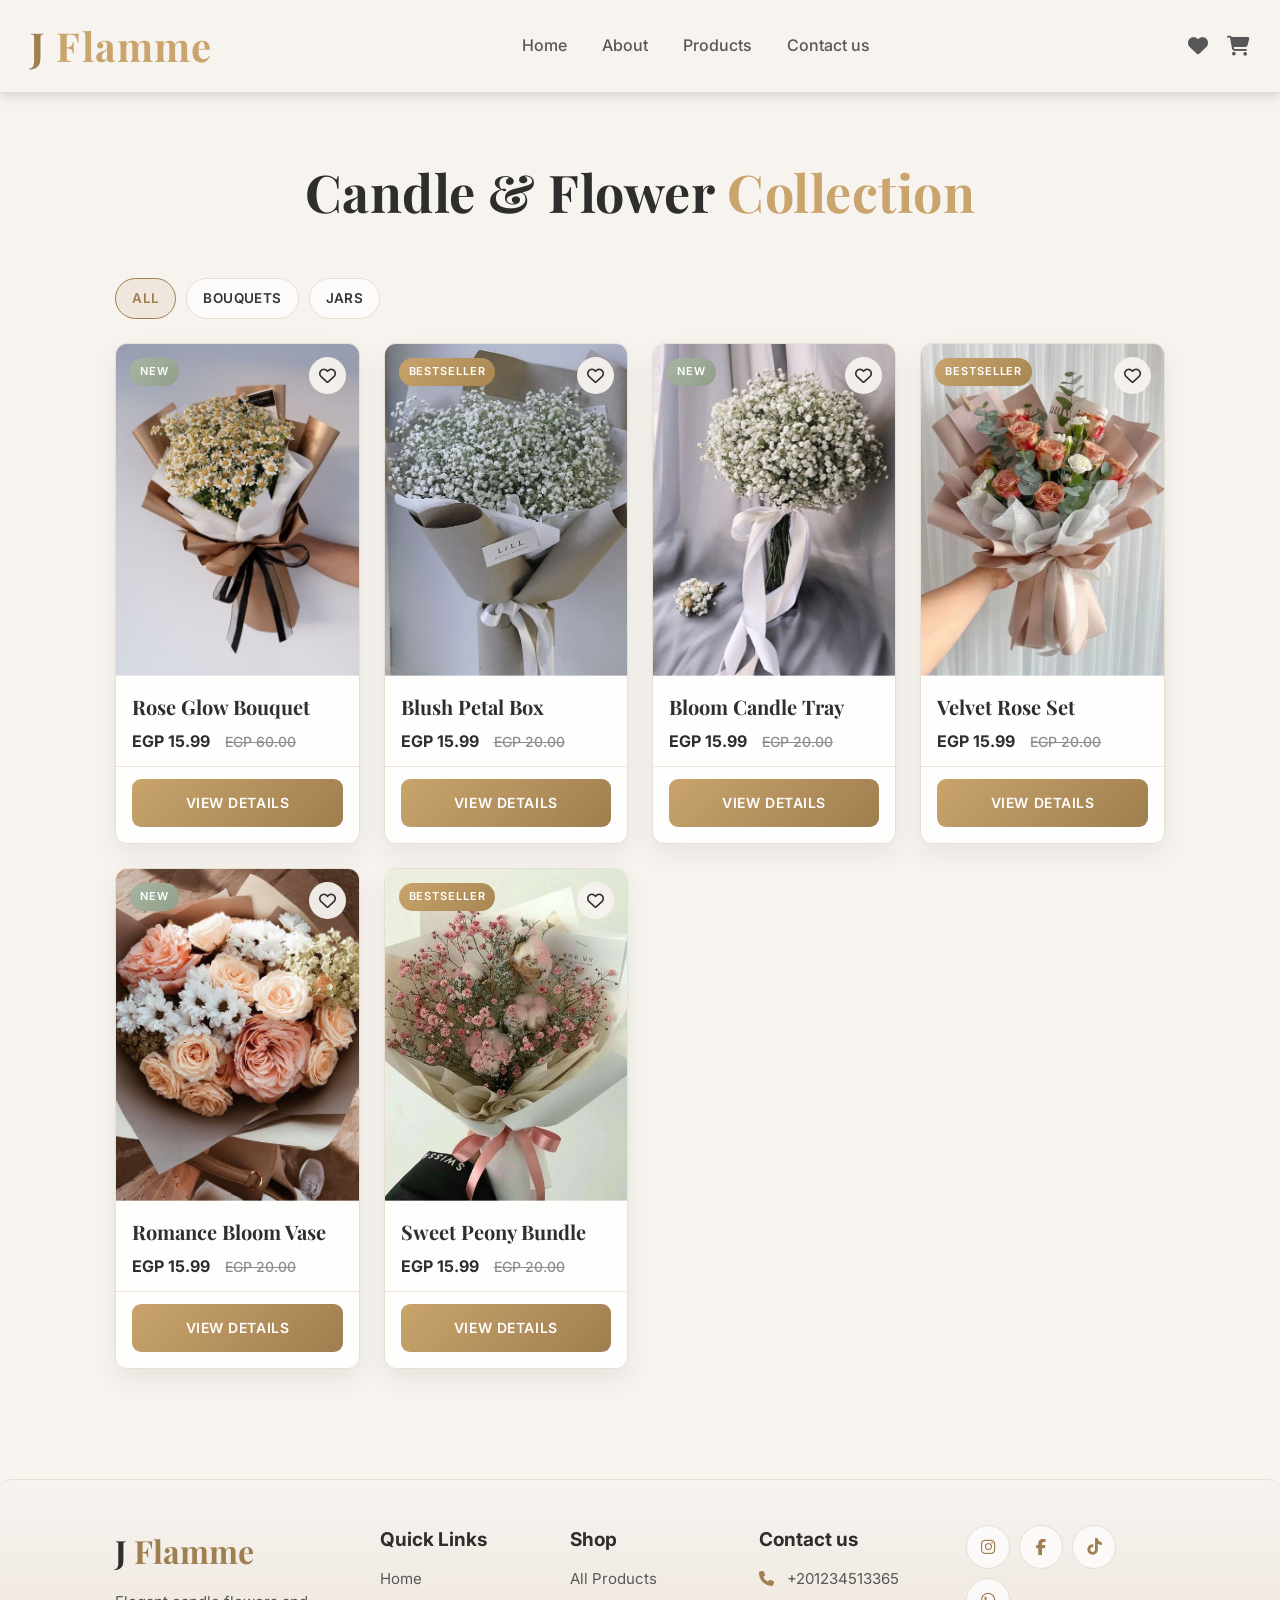
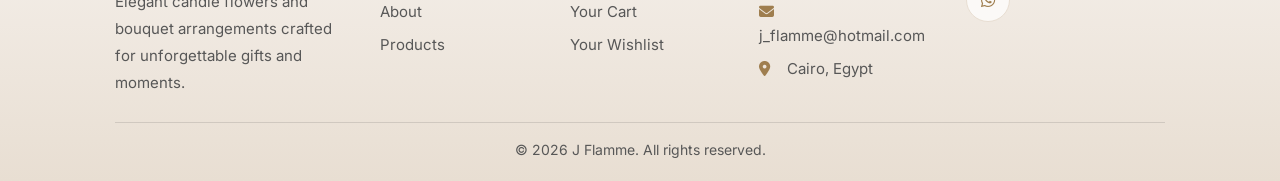
<file: index.html>
<!DOCTYPE html>
<html lang="en-US">
  <head>
    <meta charset="utf-8">
    <meta http-equiv="X-UA-Compatible" content="IE-edge">
    <meta name="viewport" content="width=device-width, initial-scale=1.0">
    <meta name="color-scheme" content="light">
    <meta name="theme-color" content="#f7f3ef">

    <title>J Flamme | Candle Flowers & Bouquets</title>
    <link rel="stylesheet" href="https://cdnjs.cloudflare.com/ajax/libs/font-awesome/6.4.0/css/all.min.css">
    <link rel="stylesheet" href="style.css">
    <link rel="preconnect" href="https://fonts.googleapis.com">
    <link rel="preconnect" href="https://fonts.gstatic.com" crossorigin>
    <link href="https://fonts.googleapis.com/css2?family=Inter:wght@400;500;600;700&family=Playfair+Display:wght@600;700&display=swap" rel="stylesheet">
    <script>
        if (!window.location.hash && !window.location.search) {
            window.location.replace('products.html');
        }
    </script>
    
    <script src="script.js" defer></script>
</head>
    <body>
<!-- header start -->

<header>

<input type="checkbox" name="" id="toggler">
<label for="toggler" class="fas fa-bars"></label>

    <a href="#" class="logo">J <span>Flamme</span> </a>
    <nav class="navbar">
     <label for="toggler" class="menu-close"><i class="fas fa-arrow-left"></i> Back</label>
     <a href="#home">Home</a>
     <a href="#about">About</a>
     <a href="products">Products</a>
     <a href="contact.html">Contact us</a>
     <div class="nav-social">
         <a href="https://www.instagram.com/j_flammee" target="_blank" rel="noreferrer" aria-label="Instagram" title="Instagram"><i class="fab fa-instagram"></i></a>
         <a href="https://www.facebook.com/" target="_blank" rel="noreferrer" aria-label="Facebook" title="Facebook"><i class="fab fa-facebook-f"></i></a>
         <a href="https://www.tiktok.com/@j_flamme" target="_blank" rel="noreferrer" aria-label="TikTok" title="TikTok"><i class="fab fa-tiktok"></i></a>
         <a href="https://wa.me/201234513365" target="_blank" rel="noreferrer" aria-label="WhatsApp" title="WhatsApp"><i class="fab fa-whatsapp"></i></a>
     </div>
    </nav>
    <label for="toggler" class="menu-overlay"></label>
    <div class="icons header-icons">
        <span class="icon-item">
            <a href="wishlist" class="fas fa-heart"></a>
            <span id="wishlist-count" class="icon-count wishlist-count">0</span>
        </span>
        <span class="icon-item">
            <a href="cart" class="fas fa-shopping-cart"></a>
            <span id="cart-count" class="icon-count cart-count">0</span>
        </span>
    </div>
</header>
<!-- header end -->


<!-- home start -->
<section class="home" id="home">
<div class="content">
    <h3>Bloom & Glow</h3>
    <span>Handmade Candle Flowers & Elegant Bouquets</span>
    <p>Welcome to J Flamme, where floral beauty meets candle warmth. Discover romantic bouquet designs, gift-ready arrangements, and signature candle flowers crafted to make every moment unforgettable.</p>
     <a href="products" class="btn">Shop Now</a>
</div>

</section>

<!-- home end -->

    <!-- about start -->
<section class="about" id="about">
<h1 class="heading">About <span>Us</span></h1>
<div class="row">
    <div class="image-container">
    <img src="./images/50.jpg" alt="flower">
        <h3>Where Flowers Meet Candlelight</h3>
    </div>
    <div class="content">
        <h3>Why Choose Us?</h3>
        <p>We design every piece with care, combining premium blooms and artistic candle styling for a luxurious look. Whether it is a birthday, engagement, or a simple surprise, our arrangements are made to feel personal, soft, and timeless.</p>
    </div>
</div>
</section>
<!-- about end -->

<!-- icons start -->
<section class="icons-container">
 <div class="icons">
    <i class="fa fa-truck-fast"></i>
    <div class="info">
        <h3>Fast Delivery</h3>
        <span>Same-day in selected areas</span>
    </div>
 </div>
 <div class="icons">
    <i class="fa fa-sack-dollar"></i>
    <div class="info">
        <h3>Flexible Returns</h3>
        <span>Easy support for every order</span>
    </div>
 </div>
 <div class="icons">
    <i class="fa fa-gift"></i>
    <div class="info">
        <h3>Gift-Ready Packaging</h3>
        <span>Perfect for special occasions</span>
    </div>
 </div>
 <div class="icons">
    <i class="fa fa-credit-card"></i>
    <div class="info">
        <h3>Secure Payment</h3>
        <span>Safe checkout experience</span>
    </div>
 </div>

</section>
<!-- icons end -->

<!-- products moved to products -->


<!-- footer start -->
<footer class="footer">
    <div class="footer-top">
        <div class="footer-brand">
            <a href="/" class="footer-logo">J <span>Flamme</span></a>
            <p>Elegant candle flowers and bouquet arrangements crafted for unforgettable gifts and moments.</p>
        </div>

        <div class="footer-links">
            <h3>Quick Links</h3>
            <a href="#home">Home</a>
            <a href="#about">About</a>
            <a href="products">Products</a>
        </div>

        <div class="footer-links">
            <h3>Shop</h3>
            <a href="products">All Products</a>
            <a href="cart">Your Cart</a>
            <a href="wishlist">Your Wishlist</a>
        </div>

        <div class="footer-contact" id="footer-contact">
            <h3>Contact us</h3>
            <a href="tel:+201234513365"><i class="fas fa-phone"></i> +201234513365</a>
            <a href="mailto:j_flamme@hotmail.com"><i class="fas fa-envelope"></i> j_flamme@hotmail.com</a>
            <p><i class="fas fa-location-dot"></i> Cairo, Egypt</p>
        </div>

        <div class="footer-social">
            <div class="social-links">
                <a href="https://www.instagram.com/j_flammee" class="social-link" target="_blank" rel="noreferrer" aria-label="Instagram" title="Instagram"><i class="fab fa-instagram"></i></a>
                <a href="https://www.facebook.com/" class="social-link" target="_blank" rel="noreferrer" aria-label="Facebook" title="Facebook"><i class="fab fa-facebook-f"></i></a>
                <a href="https://www.tiktok.com/@j_flamme" class="social-link" target="_blank" rel="noreferrer" aria-label="TikTok" title="TikTok"><i class="fab fa-tiktok"></i></a>
                <a href="https://wa.me/201234513365" class="social-link" target="_blank" rel="noreferrer" aria-label="WhatsApp" title="WhatsApp"><i class="fab fa-whatsapp"></i></a>
            </div>
        </div>
    </div>

    <div class="footer-bottom">
        <p>© 2026 J Flamme. All rights reserved.</p>
    </div>
</footer>
<!-- footer end -->

    </body>
</html>
</file>
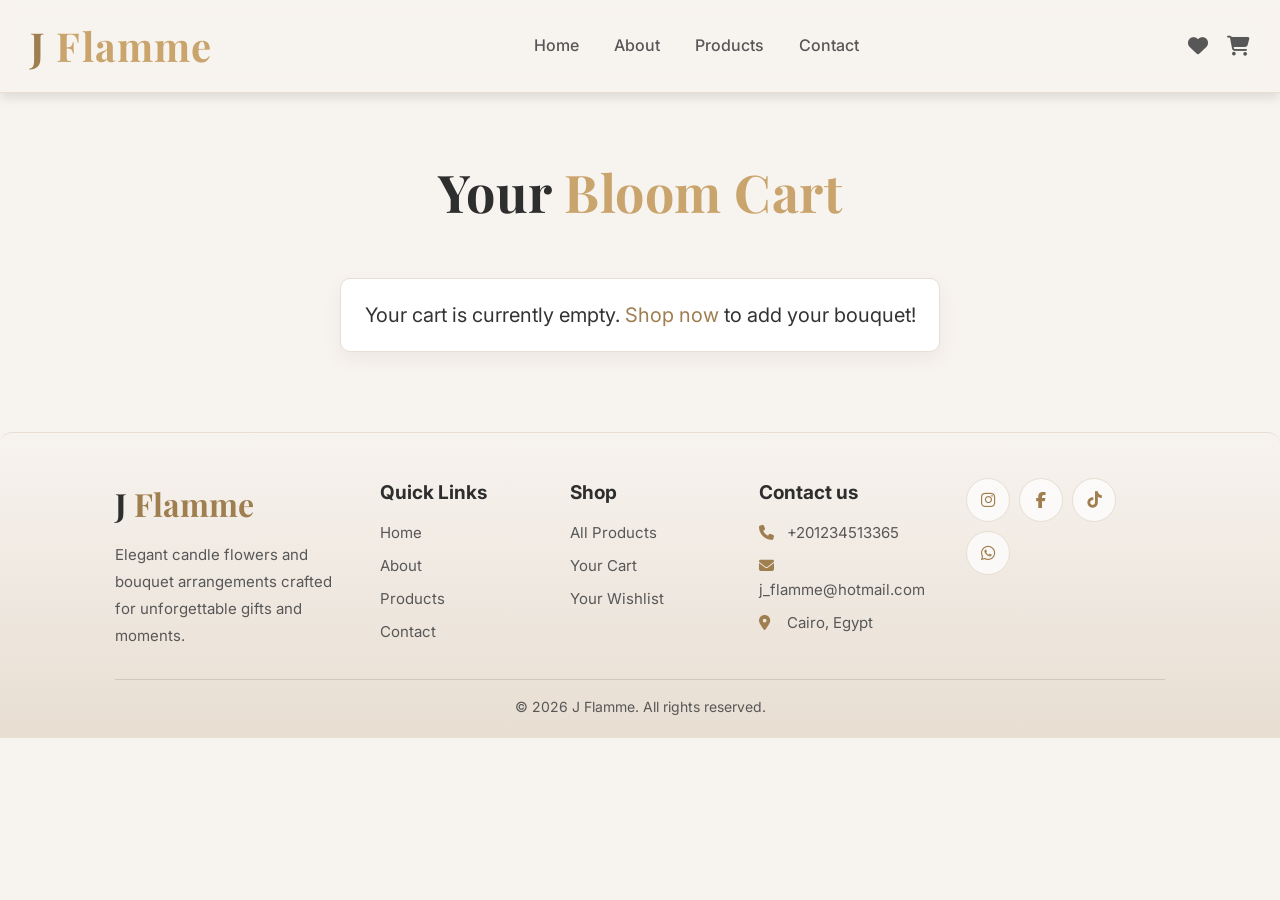
<file: cart.html>
<!DOCTYPE html>
<html lang="en-US">
  <head>
    <meta charset="utf-8">
    <meta http-equiv="X-UA-Compatible" content="IE-edge">
    <meta name="viewport" content="width=device-width, initial-scale=1.0">
    <meta name="color-scheme" content="light">
    <meta name="theme-color" content="#f7f3ef">

    <title>Shopping Cart - J Flamme</title>
    <link rel="stylesheet" href="https://cdnjs.cloudflare.com/ajax/libs/font-awesome/6.4.0/css/all.min.css">
    <link rel="stylesheet" href="style.css">
    <link rel="preconnect" href="https://fonts.googleapis.com">
    <link rel="preconnect" href="https://fonts.gstatic.com" crossorigin>
    <link href="https://fonts.googleapis.com/css2?family=Inter:wght@400;500;600;700&family=Playfair+Display:wght@600;700&display=swap" rel="stylesheet">
    
    <script src="script.js" defer></script>
</head>
    <body>
<!-- header start -->

<header>

<input type="checkbox" name="" id="toggler">
<label for="toggler" class="fas fa-bars"></label>

    <a href="/" class="logo">J <span>Flamme</span> </a>
     <nav class="navbar">
      <label for="toggler" class="menu-close"><i class="fas fa-arrow-left"></i> Back</label>
     <a href="/#home">Home</a>
     <a href="/#about">About</a>
     <a href="products">Products</a>
    <a href="contact.html">Contact</a>
    <div class="nav-social">
        <a href="https://www.instagram.com/j_flammee" target="_blank" rel="noreferrer" aria-label="Instagram" title="Instagram"><i class="fab fa-instagram"></i></a>
        <a href="https://www.facebook.com/" target="_blank" rel="noreferrer" aria-label="Facebook" title="Facebook"><i class="fab fa-facebook-f"></i></a>
        <a href="https://www.tiktok.com/@j_flamme" target="_blank" rel="noreferrer" aria-label="TikTok" title="TikTok"><i class="fab fa-tiktok"></i></a>
        <a href="https://wa.me/201234513365" target="_blank" rel="noreferrer" aria-label="WhatsApp" title="WhatsApp"><i class="fab fa-whatsapp"></i></a>
    </div>
    </nav>
    <label for="toggler" class="menu-overlay"></label>
    <div class="icons header-icons">
        <span class="icon-item">
            <a href="wishlist" class="fas fa-heart"></a>
            <span id="wishlist-count" class="icon-count wishlist-count">0</span>
        </span>
        <span class="icon-item">
            <a href="cart" class="fas fa-shopping-cart"></a>
            <span id="cart-count" class="icon-count cart-count">0</span>
        </span>
    </div>
</header>
<!-- header end -->

<!-- cart start -->
<section class="cart" id="cart">
    <h1 class="heading">Your <span>Bloom Cart</span></h1>
    <div class="cart-container">
        <p>Your cart is currently empty. <a href="products">Shop now</a> to add your bouquet!</p>
        <!-- Example cart item (uncomment and customize when adding items)
        <div class="cart-item">
            <img src="images/product1.jpg" alt="Product">
            <div class="item-details">
                <h3>Product Name</h3>
                <p>Price: EGP 10.00</p>
                <p>Quantity: 1</p>
            </div>
            <a href="#" class="remove-btn">Remove</a>
        </div>
        -->
    </div>
</section>
<!-- cart end -->

<!-- footer start -->
<footer class="footer">
    <div class="footer-top">
        <div class="footer-brand">
            <a href="/" class="footer-logo">J <span>Flamme</span></a>
            <p>Elegant candle flowers and bouquet arrangements crafted for unforgettable gifts and moments.</p>
        </div>

        <div class="footer-links">
            <h3>Quick Links</h3>
            <a href="/#home">Home</a>
            <a href="/#about">About</a>
            <a href="products">Products</a>
            <a href="contact.html">Contact</a>
        </div>

        <div class="footer-links">
            <h3>Shop</h3>
            <a href="products">All Products</a>
            <a href="cart">Your Cart</a>
            <a href="wishlist">Your Wishlist</a>
        </div>

        <div class="footer-contact">
            <h3>Contact us</h3>
            <a href="tel:+201234513365"><i class="fas fa-phone"></i> +201234513365</a>
            <a href="mailto:j_flamme@hotmail.com"><i class="fas fa-envelope"></i> j_flamme@hotmail.com</a>
            <p><i class="fas fa-location-dot"></i> Cairo, Egypt</p>
        </div>

        <div class="footer-social">
            <div class="social-links">
                <a href="https://www.instagram.com/j_flammee" class="social-link" target="_blank" rel="noreferrer" aria-label="Instagram" title="Instagram"><i class="fab fa-instagram"></i></a>
                <a href="https://www.facebook.com/" class="social-link" target="_blank" rel="noreferrer" aria-label="Facebook" title="Facebook"><i class="fab fa-facebook-f"></i></a>
                <a href="https://www.tiktok.com/@j_flamme" class="social-link" target="_blank" rel="noreferrer" aria-label="TikTok" title="TikTok"><i class="fab fa-tiktok"></i></a>
                <a href="https://wa.me/201234513365" class="social-link" target="_blank" rel="noreferrer" aria-label="WhatsApp" title="WhatsApp"><i class="fab fa-whatsapp"></i></a>
            </div>
        </div>
    </div>

    <div class="footer-bottom">
        <p>© 2026 J Flamme. All rights reserved.</p>
    </div>
</footer>
<!-- footer end -->

</body>
</html></content>
</file>
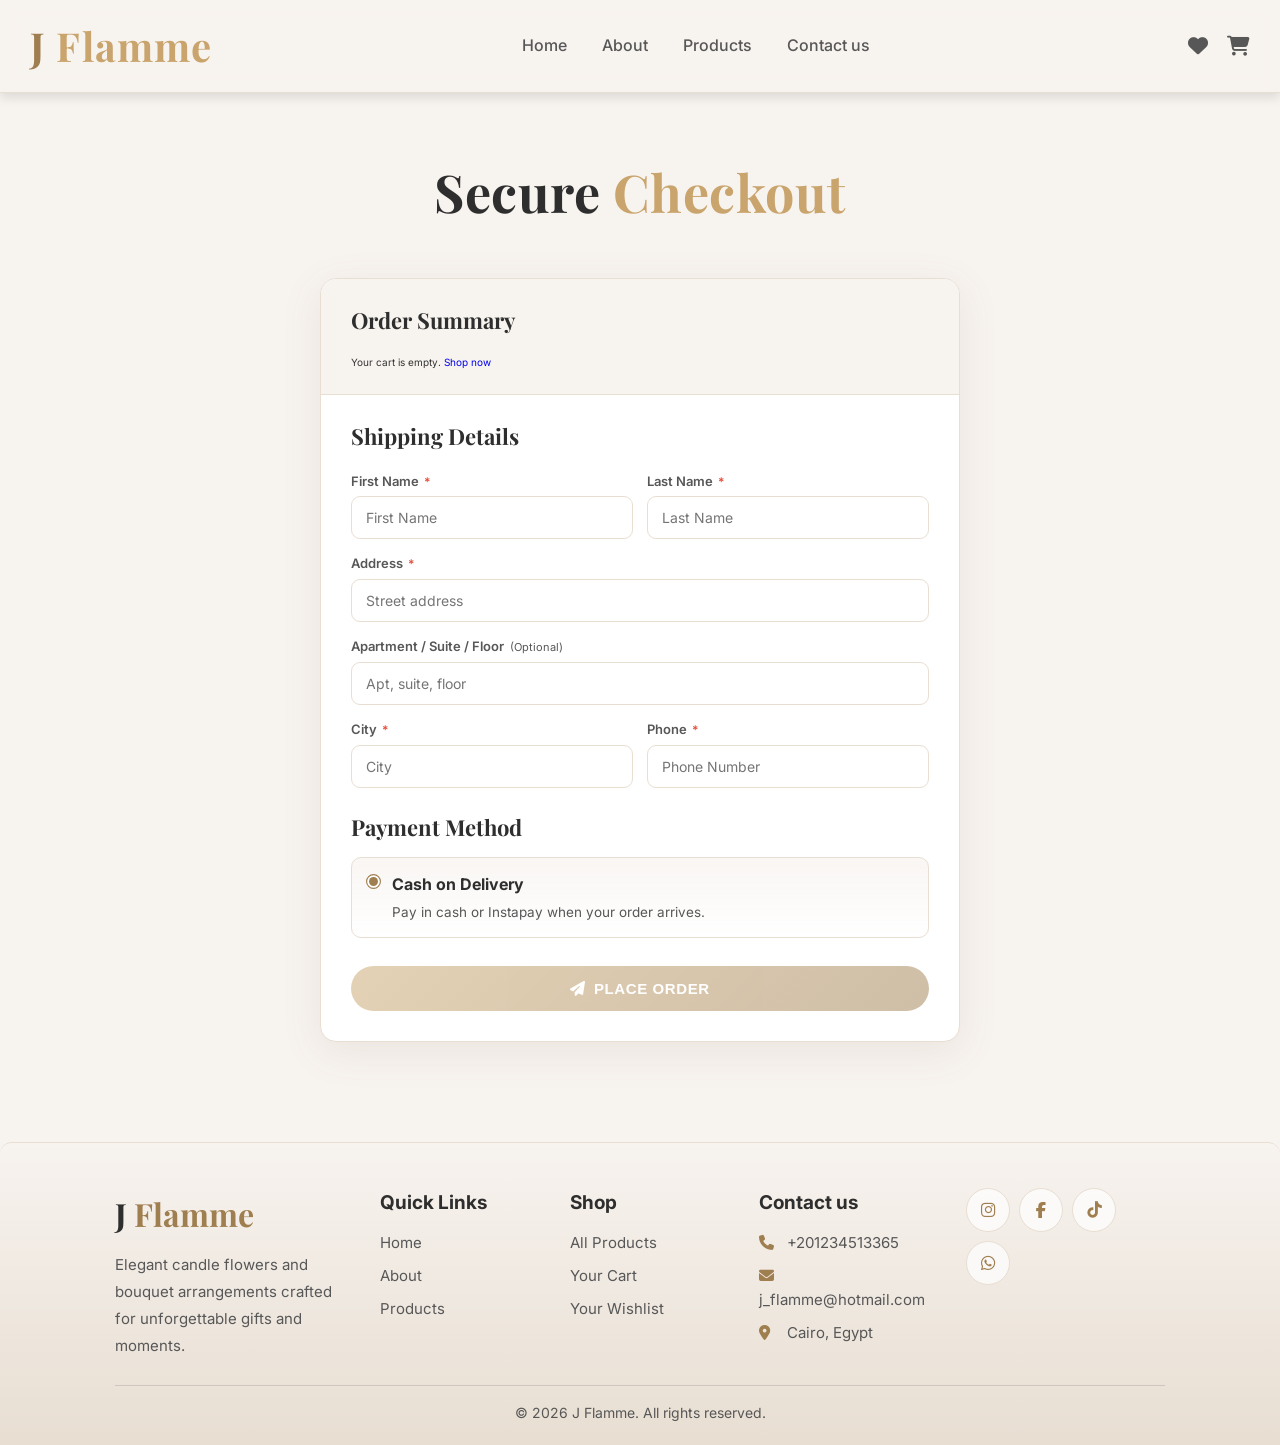
<file: checkout.html>
<!DOCTYPE html>
<html lang="en-US">
  <head>
    <meta charset="utf-8">
    <meta http-equiv="X-UA-Compatible" content="IE-edge">
    <meta name="viewport" content="width=device-width, initial-scale=1.0">
    <meta name="color-scheme" content="light">
    <meta name="theme-color" content="#f7f3ef">

    <title>Checkout - J Flamme</title>
    <link rel="stylesheet" href="https://cdnjs.cloudflare.com/ajax/libs/font-awesome/6.4.0/css/all.min.css">
    <link rel="stylesheet" href="style.css">
    <link rel="preconnect" href="https://fonts.googleapis.com">
    <link rel="preconnect" href="https://fonts.gstatic.com" crossorigin>
    <link href="https://fonts.googleapis.com/css2?family=Inter:wght@400;500;600;700&family=Playfair+Display:wght@600;700&display=swap" rel="stylesheet">

    <script src="script.js" defer></script>
</head>
<body>

<header>

<input type="checkbox" name="" id="toggler">
<label for="toggler" class="fas fa-bars"></label>

    <a href="/" class="logo">J <span>Flamme</span></a>
    <nav class="navbar">
      <label for="toggler" class="menu-close"><i class="fas fa-arrow-left"></i> Back</label>
      <a href="/#home">Home</a>
      <a href="/#about">About</a>
      <a href="products">Products</a>
      <a href="contact.html">Contact us</a>
      <div class="nav-social">
          <a href="https://www.instagram.com/j_flammee" target="_blank" rel="noreferrer" aria-label="Instagram" title="Instagram"><i class="fab fa-instagram"></i></a>
          <a href="https://www.facebook.com/" target="_blank" rel="noreferrer" aria-label="Facebook" title="Facebook"><i class="fab fa-facebook-f"></i></a>
          <a href="https://www.tiktok.com/@j_flamme" target="_blank" rel="noreferrer" aria-label="TikTok" title="TikTok"><i class="fab fa-tiktok"></i></a>
          <a href="https://wa.me/201234513365" target="_blank" rel="noreferrer" aria-label="WhatsApp" title="WhatsApp"><i class="fab fa-whatsapp"></i></a>
      </div>
    </nav>
    <label for="toggler" class="menu-overlay"></label>
    <div class="icons header-icons">
        <span class="icon-item">
            <a href="wishlist" class="fas fa-heart"></a>
            <span id="wishlist-count" class="icon-count wishlist-count">0</span>
        </span>
        <span class="icon-item">
            <a href="cart" class="fas fa-shopping-cart"></a>
            <span id="cart-count" class="icon-count cart-count">0</span>
        </span>
    </div>
</header>

<section class="checkout" id="checkout">
    <h1 class="heading">Secure <span>Checkout</span></h1>
    <div class="checkout-card">
        <div class="checkout-summary" id="checkout-summary">
            <h2>Order Summary</h2>
            <p>Loading your cart...</p>
        </div>

        <form name="order" method="POST" netlify id="checkout-form" class="checkout-form">

            <input type="hidden" name="form-name" value="order">

            <h2>Shipping Details</h2>

            <div class="checkout-row">
                <div class="checkout-field">
                    <label for="first_name">First Name <span class="required-star">*</span></label>
                    <input type="text" id="first_name" name="first_name" placeholder="First Name" required>
                </div>
                <div class="checkout-field">
                    <label for="last_name">Last Name <span class="required-star">*</span></label>
                    <input type="text" id="last_name" name="last_name" placeholder="Last Name" required>
                </div>
            </div>

            <div class="checkout-field">
                <label for="address">Address <span class="required-star">*</span></label>
                <input type="text" id="address" name="address" placeholder="Street address" required>
            </div>

            <div class="checkout-field">
                <label for="apartment">Apartment / Suite / Floor <span class="optional-label">(Optional)</span></label>
                <input type="text" id="apartment" name="apartment" placeholder="Apt, suite, floor">
            </div>

            <div class="checkout-row">
                <div class="checkout-field">
                    <label for="city">City <span class="required-star">*</span></label>
                    <input type="text" id="city" name="city" placeholder="City" required>
                </div>
                <div class="checkout-field">
                    <label for="phone">Phone <span class="required-star">*</span></label>
                    <input type="tel" id="phone" name="phone" placeholder="Phone Number" required pattern="[0-9+]+" inputmode="tel">
                </div>
            </div>

            <div class="checkout-payment-section">
                <h2>Payment Method</h2>
                <label class="checkout-payment-option" for="payment_cod">
                    <input type="radio" id="payment_cod" name="payment_method" value="Cash on Delivery" checked>
                    <span class="checkout-payment-content">
                        <span class="checkout-payment-title">Cash on Delivery</span>
                        <span class="checkout-payment-text">Pay in cash or Instapay when your order arrives.</span>
                    </span>
                </label>
            </div>

            <textarea name="order_summary" id="order_summary" hidden></textarea>

            <button type="submit" class="btn checkout-submit-btn"><i class="fas fa-paper-plane"></i> Place Order</button>
        </form>
    </div>
</section>

<footer class="footer">
    <div class="footer-top">
        <div class="footer-brand">
            <a href="/" class="footer-logo">J <span>Flamme</span></a>
            <p>Elegant candle flowers and bouquet arrangements crafted for unforgettable gifts and moments.</p>
        </div>

        <div class="footer-links">
            <h3>Quick Links</h3>
            <a href="/#home">Home</a>
            <a href="/#about">About</a>
            <a href="products">Products</a>
        </div>

        <div class="footer-links">
            <h3>Shop</h3>
            <a href="products">All Products</a>
            <a href="cart">Your Cart</a>
            <a href="wishlist">Your Wishlist</a>
        </div>

        <div class="footer-contact">
            <h3>Contact us</h3>
            <a href="tel:+201234513365"><i class="fas fa-phone"></i> +201234513365</a>
            <a href="mailto:j_flamme@hotmail.com"><i class="fas fa-envelope"></i> j_flamme@hotmail.com</a>
            <p><i class="fas fa-location-dot"></i> Cairo, Egypt</p>
        </div>

        <div class="footer-social">
            <div class="social-links">
                <a href="https://www.instagram.com/j_flammee" class="social-link" target="_blank" rel="noreferrer" aria-label="Instagram" title="Instagram"><i class="fab fa-instagram"></i></a>
                <a href="https://www.facebook.com/" class="social-link" target="_blank" rel="noreferrer" aria-label="Facebook" title="Facebook"><i class="fab fa-facebook-f"></i></a>
                <a href="https://www.tiktok.com/@j_flamme" class="social-link" target="_blank" rel="noreferrer" aria-label="TikTok" title="TikTok"><i class="fab fa-tiktok"></i></a>
                <a href="https://wa.me/201234513365" class="social-link" target="_blank" rel="noreferrer" aria-label="WhatsApp" title="WhatsApp"><i class="fab fa-whatsapp"></i></a>
            </div>
        </div>
    </div>

    <div class="footer-bottom">
        <p>&copy; 2026 J Flamme. All rights reserved.</p>
    </div>
</footer>

</body>
</html>
</file>
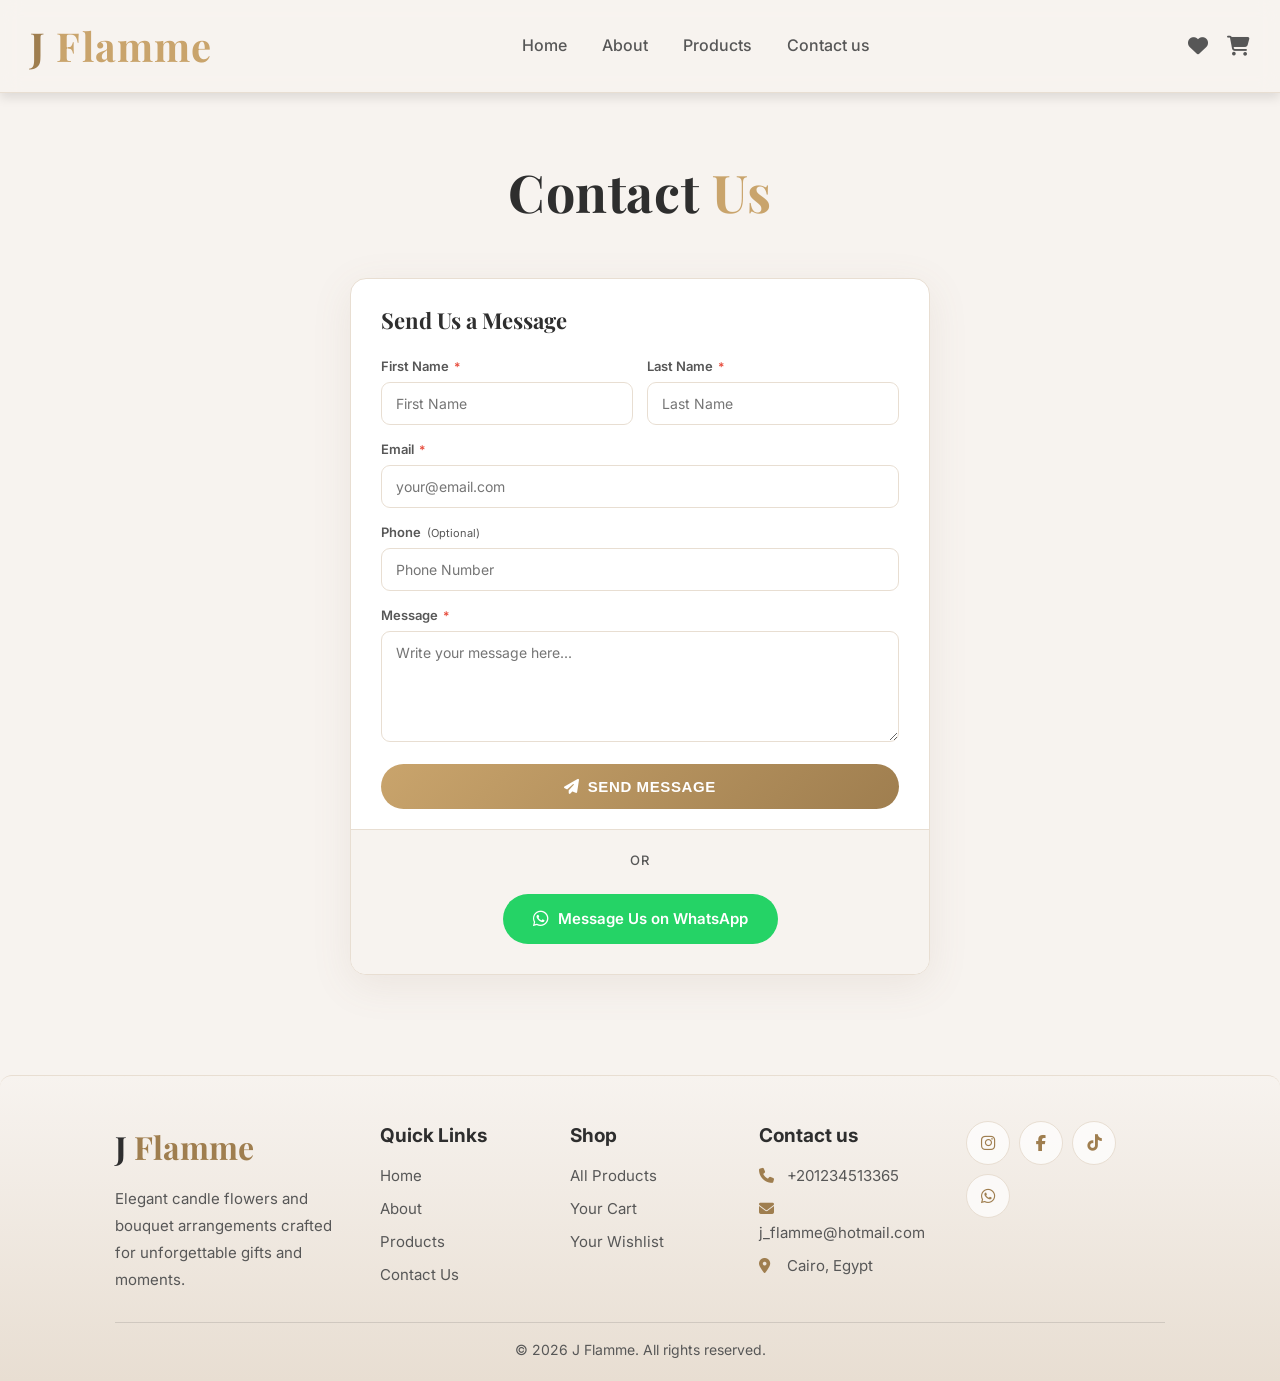
<file: contact.html>
<!DOCTYPE html>
<html lang="en-US">
  <head>
    <meta charset="utf-8">
    <meta http-equiv="X-UA-Compatible" content="IE-edge">
    <meta name="viewport" content="width=device-width, initial-scale=1.0">
    <meta name="color-scheme" content="light">
    <meta name="theme-color" content="#f7f3ef">

    <title>Contact Us - J Flamme</title>
    <link rel="stylesheet" href="https://cdnjs.cloudflare.com/ajax/libs/font-awesome/6.4.0/css/all.min.css">
    <link rel="stylesheet" href="style.css">
    <link rel="preconnect" href="https://fonts.googleapis.com">
    <link rel="preconnect" href="https://fonts.gstatic.com" crossorigin>
    <link href="https://fonts.googleapis.com/css2?family=Inter:wght@400;500;600;700&family=Playfair+Display:wght@600;700&display=swap" rel="stylesheet">

    <script src="script.js" defer></script>
</head>
<body>

<header>

<input type="checkbox" name="" id="toggler">
<label for="toggler" class="fas fa-bars"></label>

    <a href="/" class="logo">J <span>Flamme</span></a>
    <nav class="navbar">
      <label for="toggler" class="menu-close"><i class="fas fa-arrow-left"></i> Back</label>
      <a href="/#home">Home</a>
      <a href="/#about">About</a>
      <a href="products">Products</a>
      <a href="contact.html">Contact us</a>
      <div class="nav-social">
          <a href="https://www.instagram.com/j_flammee" target="_blank" rel="noreferrer" aria-label="Instagram" title="Instagram"><i class="fab fa-instagram"></i></a>
          <a href="https://www.facebook.com/" target="_blank" rel="noreferrer" aria-label="Facebook" title="Facebook"><i class="fab fa-facebook-f"></i></a>
          <a href="https://www.tiktok.com/@j_flamme" target="_blank" rel="noreferrer" aria-label="TikTok" title="TikTok"><i class="fab fa-tiktok"></i></a>
          <a href="https://wa.me/201234513365" target="_blank" rel="noreferrer" aria-label="WhatsApp" title="WhatsApp"><i class="fab fa-whatsapp"></i></a>
      </div>
    </nav>
    <label for="toggler" class="menu-overlay"></label>
    <div class="icons header-icons">
        <span class="icon-item">
            <a href="wishlist" class="fas fa-heart"></a>
            <span id="wishlist-count" class="icon-count wishlist-count">0</span>
        </span>
        <span class="icon-item">
            <a href="cart" class="fas fa-shopping-cart"></a>
            <span id="cart-count" class="icon-count cart-count">0</span>
        </span>
    </div>
</header>

<section class="contact-page" id="contact">
    <h1 class="heading">Contact <span>Us</span></h1>
    <div class="contact-card">

        <form name="contact" method="POST" netlify id="contact-form" class="contact-form">
            <input type="hidden" name="form-name" value="contact">

            <h2>Send Us a Message</h2>

            <div class="checkout-row">
                <div class="checkout-field">
                    <label for="contact_first_name">First Name <span class="required-star">*</span></label>
                    <input type="text" id="contact_first_name" name="first_name" placeholder="First Name" required>
                </div>
                <div class="checkout-field">
                    <label for="contact_last_name">Last Name <span class="required-star">*</span></label>
                    <input type="text" id="contact_last_name" name="last_name" placeholder="Last Name" required>
                </div>
            </div>

            <div class="checkout-field">
                <label for="contact_email">Email <span class="required-star">*</span></label>
                <input type="email" id="contact_email" name="email" placeholder="your@email.com" required>
            </div>

            <div class="checkout-field">
                <label for="contact_phone">Phone <span class="optional-label">(Optional)</span></label>
                <input type="tel" id="contact_phone" name="phone" placeholder="Phone Number" inputmode="tel">
            </div>

            <div class="checkout-field">
                <label for="contact_message">Message <span class="required-star">*</span></label>
                <textarea id="contact_message" name="message" placeholder="Write your message here..." rows="5" required></textarea>
            </div>

            <button type="submit" class="btn contact-submit-btn"><i class="fas fa-paper-plane"></i> Send Message</button>

            <p id="contact-success" class="contact-success-msg" style="display:none;"><i class="fas fa-check-circle"></i> Thank you! Your message has been sent. We'll be in touch soon.</p>
        </form>

        <div class="contact-whatsapp">
            <span class="contact-whatsapp-divider">or</span>
            <a href="https://wa.me/201234513365" target="_blank" rel="noreferrer" class="btn whatsapp-btn">
                <i class="fab fa-whatsapp"></i> Message Us on WhatsApp
            </a>
        </div>

    </div>
</section>

<footer class="footer">
    <div class="footer-top">
        <div class="footer-brand">
            <a href="/" class="footer-logo">J <span>Flamme</span></a>
            <p>Elegant candle flowers and bouquet arrangements crafted for unforgettable gifts and moments.</p>
        </div>

        <div class="footer-links">
            <h3>Quick Links</h3>
            <a href="/#home">Home</a>
            <a href="/#about">About</a>
            <a href="products">Products</a>
            <a href="contact.html">Contact Us</a>
        </div>

        <div class="footer-links">
            <h3>Shop</h3>
            <a href="products">All Products</a>
            <a href="cart">Your Cart</a>
            <a href="wishlist">Your Wishlist</a>
        </div>

        <div class="footer-contact">
            <h3>Contact us</h3>
            <a href="tel:+201234513365"><i class="fas fa-phone"></i> +201234513365</a>
            <a href="mailto:j_flamme@hotmail.com"><i class="fas fa-envelope"></i> j_flamme@hotmail.com</a>
            <p><i class="fas fa-location-dot"></i> Cairo, Egypt</p>
        </div>

        <div class="footer-social">
            <div class="social-links">
                <a href="https://www.instagram.com/j_flammee" class="social-link" target="_blank" rel="noreferrer" aria-label="Instagram" title="Instagram"><i class="fab fa-instagram"></i></a>
                <a href="https://www.facebook.com/" class="social-link" target="_blank" rel="noreferrer" aria-label="Facebook" title="Facebook"><i class="fab fa-facebook-f"></i></a>
                <a href="https://www.tiktok.com/@j_flamme" class="social-link" target="_blank" rel="noreferrer" aria-label="TikTok" title="TikTok"><i class="fab fa-tiktok"></i></a>
                <a href="https://wa.me/201234513365" class="social-link" target="_blank" rel="noreferrer" aria-label="WhatsApp" title="WhatsApp"><i class="fab fa-whatsapp"></i></a>
            </div>
        </div>
    </div>

    <div class="footer-bottom">
        <p>&copy; 2026 J Flamme. All rights reserved.</p>
    </div>
</footer>

<script>
    (function() {
        var form = document.getElementById('contact-form');
        if (!form) return;
        form.addEventListener('submit', function(e) {
            e.preventDefault();
            if (!form.checkValidity()) {
                form.reportValidity();
                return;
            }
            var formData = new FormData(form);
            fetch('/', {
                method: 'POST',
                headers: { 'Content-Type': 'application/x-www-form-urlencoded' },
                body: new URLSearchParams(formData).toString()
            }).then(function() {
                form.reset();
                var successMsg = document.getElementById('contact-success');
                if (successMsg) {
                    successMsg.style.display = 'block';
                    window.scrollTo({ top: successMsg.offsetTop - 100, behavior: 'smooth' });
                }
            }).catch(function() {
                alert('There was an error sending your message. Please try again.');
            });
        });
    })();
</script>

</body>
</html>
</file>
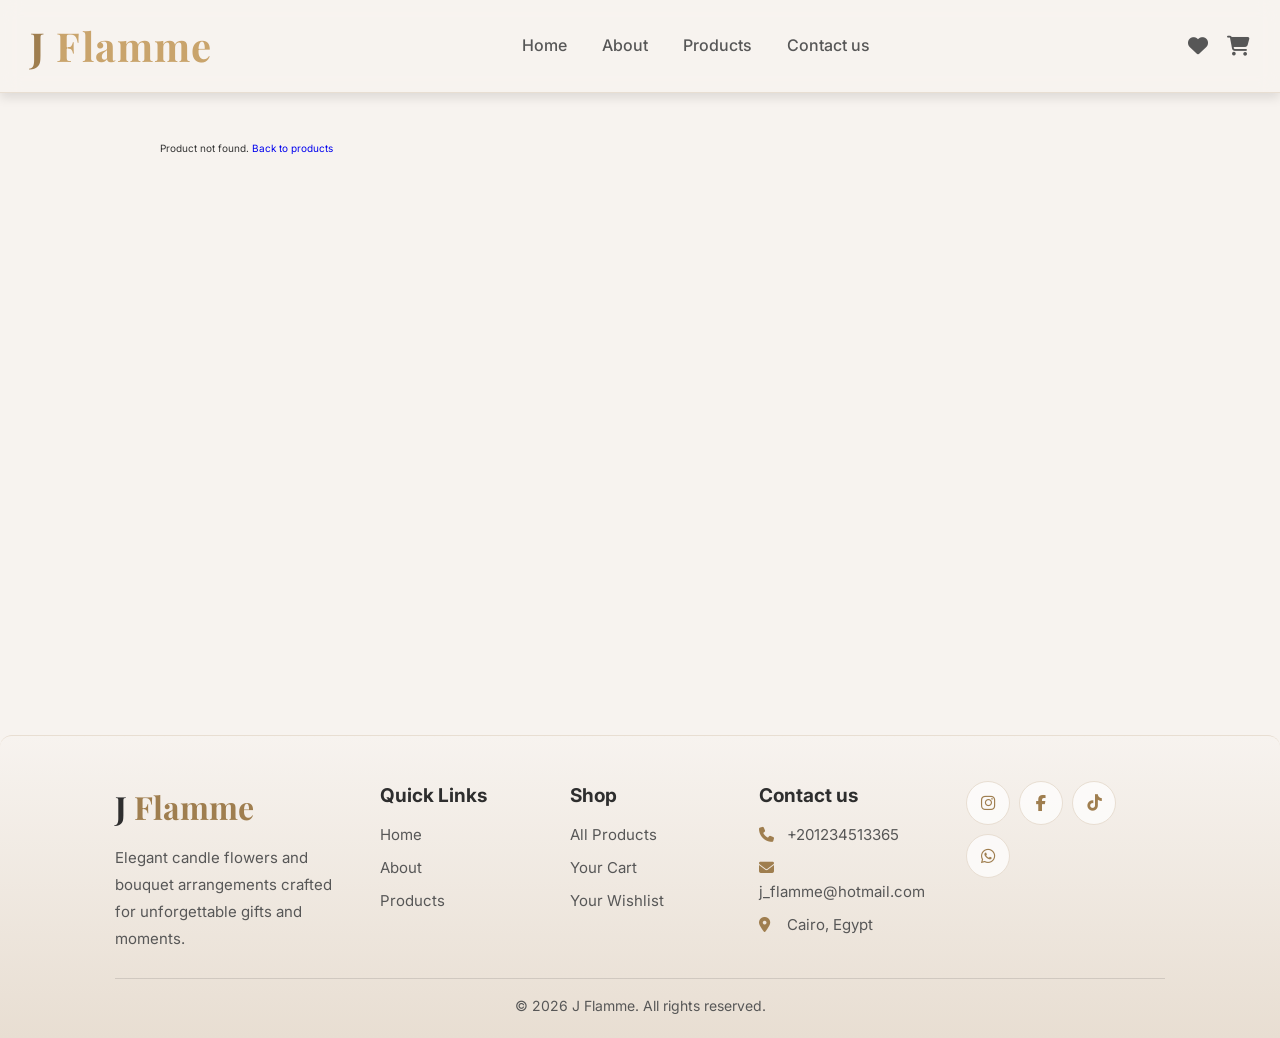
<file: product.html>
<!DOCTYPE html>
<html lang="en-US">
  <head>
    <meta charset="utf-8">
    <meta http-equiv="X-UA-Compatible" content="IE-edge">
    <meta name="viewport" content="width=device-width, initial-scale=1.0">
    <meta name="color-scheme" content="light">
    <meta name="theme-color" content="#f7f3ef">

    <title>Customize Product - J Flamme</title>
    <link rel="stylesheet" href="https://cdnjs.cloudflare.com/ajax/libs/font-awesome/6.4.0/css/all.min.css">
    <link rel="stylesheet" href="style.css">
    <link rel="preconnect" href="https://fonts.googleapis.com">
    <link rel="preconnect" href="https://fonts.gstatic.com" crossorigin>
    <link href="https://fonts.googleapis.com/css2?family=Inter:wght@400;500;600;700&family=Playfair+Display:wght@600;700&display=swap" rel="stylesheet">
    
    <script src="reviews-config.js" defer></script>
    <script src="script.js" defer></script>
</head>
<body>

<header>

<input type="checkbox" name="" id="toggler">
<label for="toggler" class="fas fa-bars"></label>

    <a href="/" class="logo">J <span>Flamme</span> </a>
    <nav class="navbar">
      <label for="toggler" class="menu-close"><i class="fas fa-arrow-left"></i> Back</label>
      <a href="/#home">Home</a>
      <a href="/#about">About</a>
    <a href="products">Products</a>
            <a href="contact.html">Contact us</a>
    <div class="nav-social">
        <a href="https://www.instagram.com/j_flammee" target="_blank" rel="noreferrer" aria-label="Instagram" title="Instagram"><i class="fab fa-instagram"></i></a>
        <a href="https://www.facebook.com/" target="_blank" rel="noreferrer" aria-label="Facebook" title="Facebook"><i class="fab fa-facebook-f"></i></a>
        <a href="https://www.tiktok.com/@j_flamme" target="_blank" rel="noreferrer" aria-label="TikTok" title="TikTok"><i class="fab fa-tiktok"></i></a>
        <a href="https://wa.me/201234513365" target="_blank" rel="noreferrer" aria-label="WhatsApp" title="WhatsApp"><i class="fab fa-whatsapp"></i></a>
    </div>
    </nav>
    <label for="toggler" class="menu-overlay"></label>
    <div class="icons header-icons">
        <span class="icon-item">
            <a href="wishlist" class="fas fa-heart"></a>
            <span id="wishlist-count" class="icon-count wishlist-count">0</span>
        </span>
        <span class="icon-item">
            <a href="cart" class="fas fa-shopping-cart"></a>
            <span id="cart-count" class="icon-count cart-count">0</span>
        </span>
    </div>
</header>

<section class="product-config" id="product-config">
    <div class="product-config-container">
        <p>Loading product options...</p>
    </div>
</section>

<form name="product-review-email" netlify hidden>
    <input type="text" name="product_id">
    <input type="text" name="product_name">
    <input type="text" name="reviewer_name">
    <input type="text" name="reviewer_phone">
    <input type="text" name="rating">
    <textarea name="comment"></textarea>
</form>

<footer class="footer">
    <div class="footer-top">
        <div class="footer-brand">
            <a href="/" class="footer-logo">J <span>Flamme</span></a>
            <p>Elegant candle flowers and bouquet arrangements crafted for unforgettable gifts and moments.</p>
        </div>

        <div class="footer-links">
            <h3>Quick Links</h3>
            <a href="/#home">Home</a>
            <a href="/#about">About</a>
            <a href="products">Products</a>
        </div>

        <div class="footer-links">
            <h3>Shop</h3>
            <a href="products">All Products</a>
            <a href="cart">Your Cart</a>
            <a href="wishlist">Your Wishlist</a>
        </div>

        <div class="footer-contact">
            <h3>Contact us</h3>
            <a href="tel:+201234513365"><i class="fas fa-phone"></i> +201234513365</a>
            <a href="mailto:j_flamme@hotmail.com"><i class="fas fa-envelope"></i> j_flamme@hotmail.com</a>
            <p><i class="fas fa-location-dot"></i> Cairo, Egypt</p>
        </div>

        <div class="footer-social">
            <div class="social-links">
                <a href="https://www.instagram.com/j_flammee" class="social-link" target="_blank" rel="noreferrer" aria-label="Instagram" title="Instagram"><i class="fab fa-instagram"></i></a>
                <a href="https://www.facebook.com/" class="social-link" target="_blank" rel="noreferrer" aria-label="Facebook" title="Facebook"><i class="fab fa-facebook-f"></i></a>
                <a href="https://www.tiktok.com/@j_flamme" class="social-link" target="_blank" rel="noreferrer" aria-label="TikTok" title="TikTok"><i class="fab fa-tiktok"></i></a>
                <a href="https://wa.me/201234513365" class="social-link" target="_blank" rel="noreferrer" aria-label="WhatsApp" title="WhatsApp"><i class="fab fa-whatsapp"></i></a>
            </div>
        </div>
    </div>

    <div class="footer-bottom">
        <p>© 2026 J Flamme. All rights reserved.</p>
    </div>
</footer>

</body>
</html>
</file>
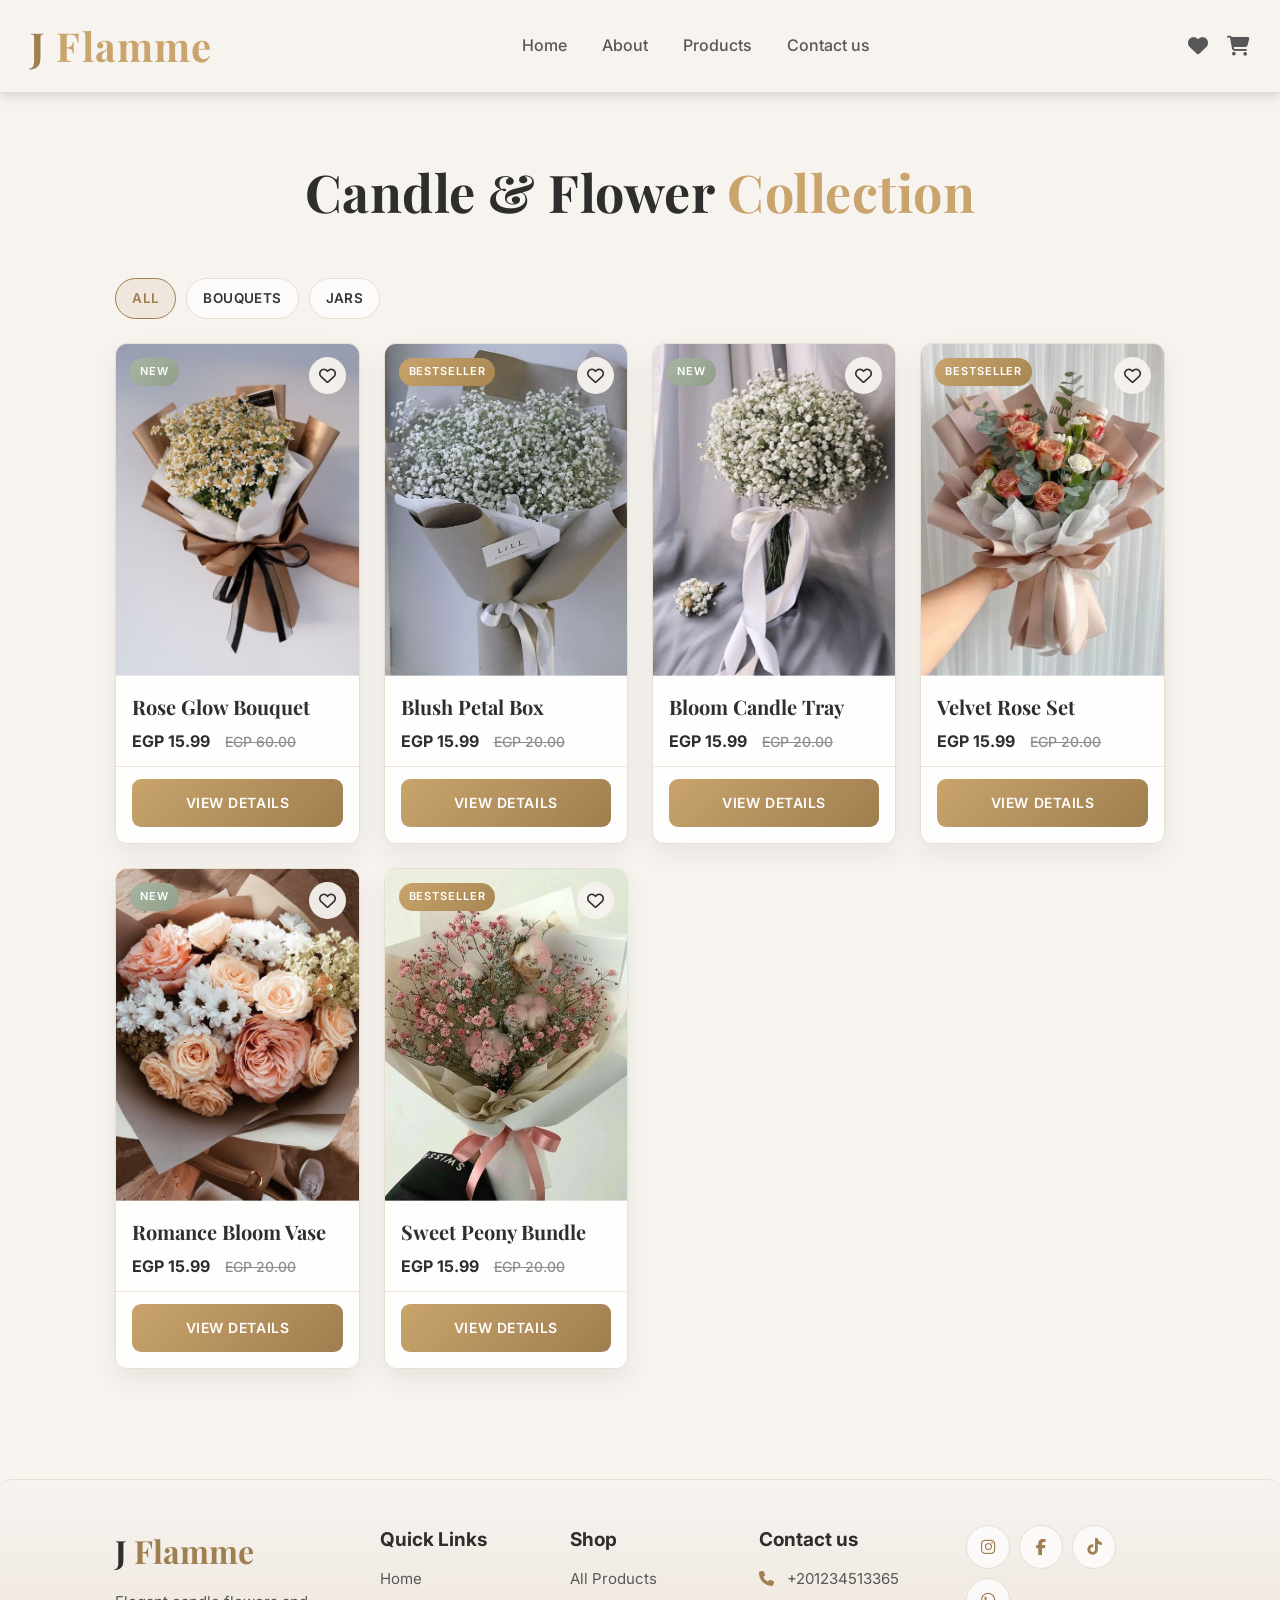
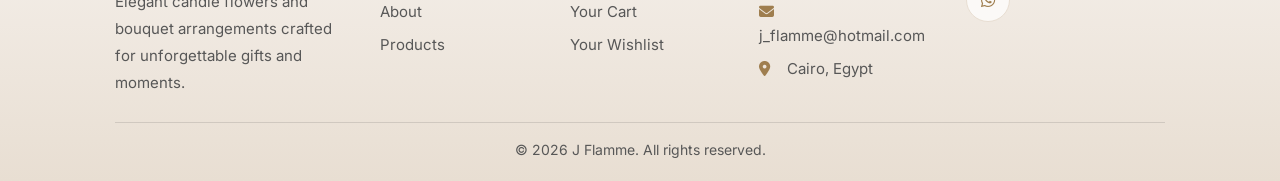
<file: products.html>
<!DOCTYPE html>
<html lang="en-US">
  <head>
    <meta charset="utf-8">
    <meta http-equiv="X-UA-Compatible" content="IE-edge">
    <meta name="viewport" content="width=device-width, initial-scale=1.0">
    <meta name="color-scheme" content="light">
    <meta name="theme-color" content="#f7f3ef">

    <title>Our Collection - J Flamme</title>
    <link rel="stylesheet" href="https://cdnjs.cloudflare.com/ajax/libs/font-awesome/6.4.0/css/all.min.css">
    <link rel="stylesheet" href="style.css">
    <link rel="preconnect" href="https://fonts.googleapis.com">
    <link rel="preconnect" href="https://fonts.gstatic.com" crossorigin>
    <link href="https://fonts.googleapis.com/css2?family=Inter:wght@400;500;600;700&family=Playfair+Display:wght@600;700&display=swap" rel="stylesheet">
    
    <script src="reviews-config.js" defer></script>
    <script src="script.js" defer></script>
</head>
    <body>
<!-- header start -->
<header>

<input type="checkbox" id="toggler">
<label for="toggler" class="fas fa-bars"></label>

<a href="/" class="logo">J <span>Flamme</span></a>

<nav class="navbar">
    
    <label for="toggler" class="menu-close">
        <i class="fas fa-arrow-left"></i> Back
    </label>

    <a href="/#home" class="nav-link">Home</a>
    <a href="/#about" class="nav-link">About</a>
    <a href="products" class="nav-link">Products</a>
    <a href="contact.html" class="nav-link">Contact us</a>
    <div class="nav-social">
        <a href="https://www.instagram.com/j_flammee" target="_blank" rel="noreferrer" aria-label="Instagram" title="Instagram"><i class="fab fa-instagram"></i></a>
        <a href="https://www.facebook.com/" target="_blank" rel="noreferrer" aria-label="Facebook" title="Facebook"><i class="fab fa-facebook-f"></i></a>
        <a href="https://www.tiktok.com/@j_flamme" target="_blank" rel="noreferrer" aria-label="TikTok" title="TikTok"><i class="fab fa-tiktok"></i></a>
        <a href="https://wa.me/201234513365" target="_blank" rel="noreferrer" aria-label="WhatsApp" title="WhatsApp"><i class="fab fa-whatsapp"></i></a>
    </div>
</nav>

<label for="toggler" class="menu-overlay"></label>

<div class="icons header-icons">
    <span class="icon-item">
        <a href="wishlist" class="fas fa-heart icon"></a>
        <span id="wishlist-count" class="icon-count">0</span>
    </span>

    <span class="icon-item">
        <a href="cart" class="fas fa-shopping-cart icon"></a>
        <span id="cart-count" class="icon-count">0</span>
    </span>
</div>

</header>
<!-- header end -->

<!-- products start -->
<section class="products luxury-grid" id="products">
    <h1 class="heading">Candle & Flower <span>Collection</span></h1>
    <div class="products-filter" id="products-filter" aria-label="Product category filters">
        <a class="products-filter-link active" data-category="all" href="products.html">All</a>
    </div>
    <div class="box-container">
        <p>Loading products...</p>
    </div>
</section>
<!-- products end -->

<!-- footer start -->
<footer class="footer">
    <div class="footer-top">
        <div class="footer-brand">
            <a href="/" class="footer-logo">J <span>Flamme</span></a>
            <p>Elegant candle flowers and bouquet arrangements crafted for unforgettable gifts and moments.</p>
        </div>

        <div class="footer-links">
            <h3>Quick Links</h3>
            <a href="/#home">Home</a>
            <a href="/#about">About</a>
            <a href="products">Products</a>
        </div>

        <div class="footer-links">
            <h3>Shop</h3>
            <a href="products">All Products</a>
            <a href="cart">Your Cart</a>
            <a href="wishlist">Your Wishlist</a>
        </div>

        <div class="footer-contact">
            <h3>Contact us</h3>
            <a href="tel:+201234513365"><i class="fas fa-phone"></i> +201234513365</a>
            <a href="mailto:j_flamme@hotmail.com"><i class="fas fa-envelope"></i> j_flamme@hotmail.com</a>
            <p><i class="fas fa-location-dot"></i> Cairo, Egypt</p>
        </div>

        <div class="footer-social">
            <div class="social-links">
                <a href="https://www.instagram.com/j_flammee" class="social-link" target="_blank" rel="noreferrer" aria-label="Instagram" title="Instagram"><i class="fab fa-instagram"></i></a>
                <a href="https://www.facebook.com/" class="social-link" target="_blank" rel="noreferrer" aria-label="Facebook" title="Facebook"><i class="fab fa-facebook-f"></i></a>
                <a href="https://www.tiktok.com/@j_flamme" class="social-link" target="_blank" rel="noreferrer" aria-label="TikTok" title="TikTok"><i class="fab fa-tiktok"></i></a>
                <a href="https://wa.me/201234513365" class="social-link" target="_blank" rel="noreferrer" aria-label="WhatsApp" title="WhatsApp"><i class="fab fa-whatsapp"></i></a>
            </div>
        </div>
    </div>

    <div class="footer-bottom">
        <p>© 2026 J Flamme. All rights reserved.</p>
    </div>
</footer>
<!-- footer end -->

</body>
</html>
</file>
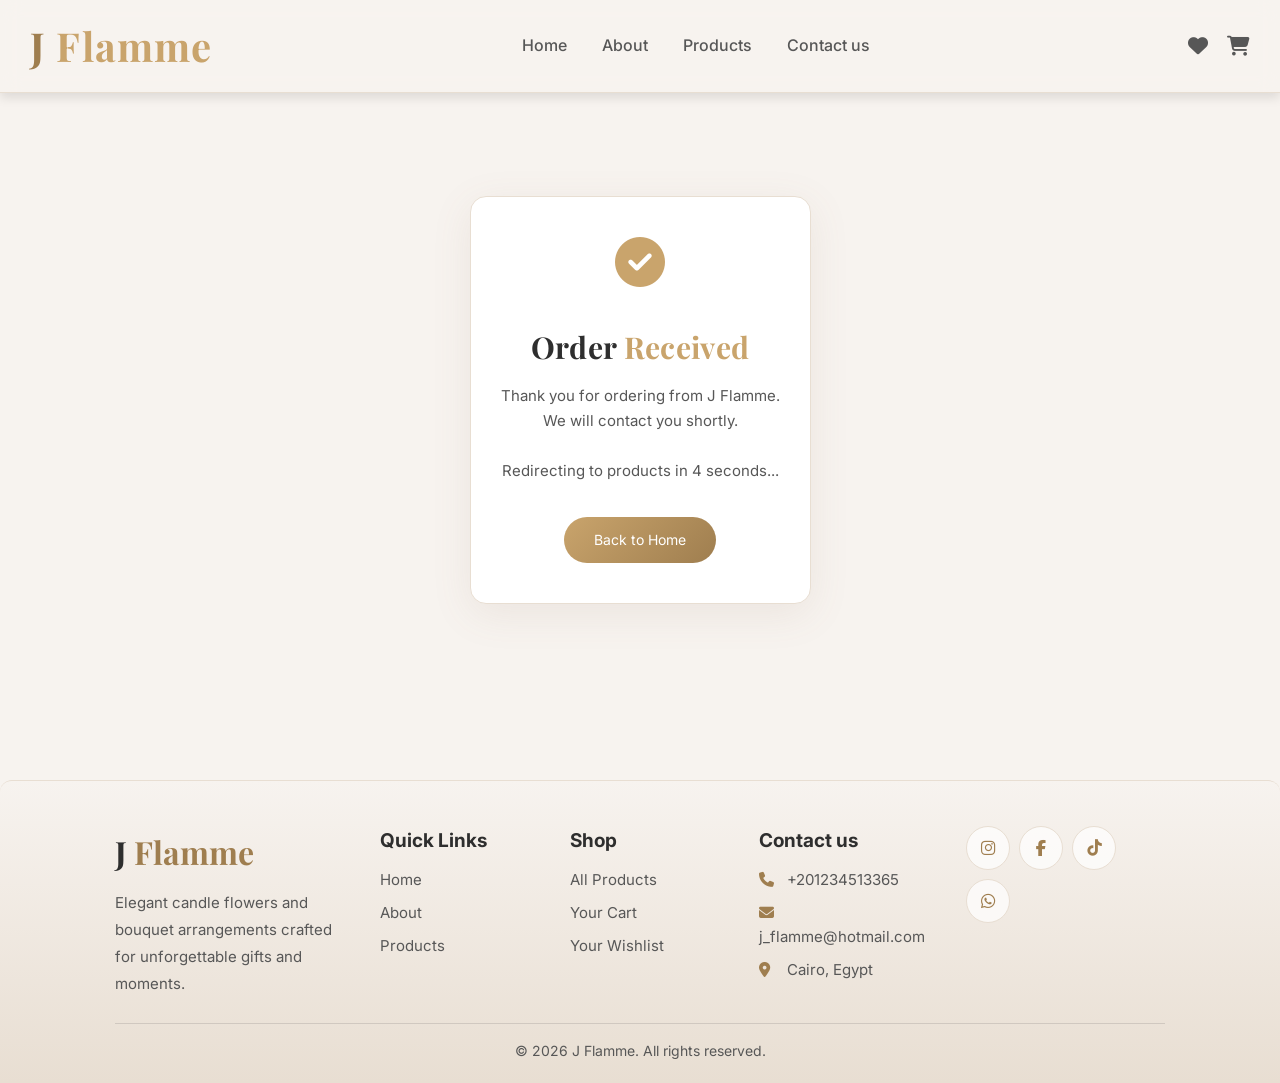
<file: thankyou.html>
<!DOCTYPE html>
<html lang="en-US">
  <head>
    <meta charset="utf-8">
    <meta http-equiv="X-UA-Compatible" content="IE-edge">
    <meta name="viewport" content="width=device-width, initial-scale=1.0">
    <meta name="color-scheme" content="light">
    <meta name="theme-color" content="#f7f3ef">

    <title>Order Received - J Flamme</title>
    <link rel="stylesheet" href="https://cdnjs.cloudflare.com/ajax/libs/font-awesome/6.4.0/css/all.min.css">
    <link rel="stylesheet" href="style.css">
    <link rel="preconnect" href="https://fonts.googleapis.com">
    <link rel="preconnect" href="https://fonts.gstatic.com" crossorigin>
    <link href="https://fonts.googleapis.com/css2?family=Inter:wght@400;500;600;700&family=Playfair+Display:wght@600;700&display=swap" rel="stylesheet">

    <script src="script.js" defer></script>
</head>
<body>

<header>

<input type="checkbox" name="" id="toggler">
<label for="toggler" class="fas fa-bars"></label>

    <a href="/" class="logo">J <span>Flamme</span></a>
    <nav class="navbar">
      <label for="toggler" class="menu-close"><i class="fas fa-arrow-left"></i> Back</label>
      <a href="/#home">Home</a>
      <a href="/#about">About</a>
      <a href="products">Products</a>
      <a href="contact.html">Contact us</a>
      <div class="nav-social">
          <a href="https://www.instagram.com/j_flammee" target="_blank" rel="noreferrer" aria-label="Instagram" title="Instagram"><i class="fab fa-instagram"></i></a>
          <a href="https://www.facebook.com/" target="_blank" rel="noreferrer" aria-label="Facebook" title="Facebook"><i class="fab fa-facebook-f"></i></a>
          <a href="https://www.tiktok.com/@j_flamme" target="_blank" rel="noreferrer" aria-label="TikTok" title="TikTok"><i class="fab fa-tiktok"></i></a>
          <a href="https://wa.me/201234513365" target="_blank" rel="noreferrer" aria-label="WhatsApp" title="WhatsApp"><i class="fab fa-whatsapp"></i></a>
      </div>
    </nav>
    <label for="toggler" class="menu-overlay"></label>
    <div class="icons header-icons">
        <span class="icon-item">
            <a href="wishlist" class="fas fa-heart"></a>
            <span id="wishlist-count" class="icon-count wishlist-count">0</span>
        </span>
        <span class="icon-item">
            <a href="cart" class="fas fa-shopping-cart"></a>
            <span id="cart-count" class="icon-count cart-count">0</span>
        </span>
    </div>
</header>

<section class="thankyou" id="thankyou">
    <div class="thankyou-card">
        <i class="fas fa-check-circle thankyou-icon"></i>
        <h1 class="heading">Order <span>Received</span></h1>
        <p>Thank you for ordering from J Flamme.<br>We will contact you shortly.</p>
        <p class="thankyou-countdown">Redirecting to products in <span id="countdown">5</span> seconds...</p>
        <a href="/" class="btn" id="thankyou-home-btn">Back to Home</a>
    </div>
</section>

<footer class="footer">
    <div class="footer-top">
        <div class="footer-brand">
            <a href="/" class="footer-logo">J <span>Flamme</span></a>
            <p>Elegant candle flowers and bouquet arrangements crafted for unforgettable gifts and moments.</p>
        </div>

        <div class="footer-links">
            <h3>Quick Links</h3>
            <a href="/#home">Home</a>
            <a href="/#about">About</a>
            <a href="products">Products</a>
        </div>

        <div class="footer-links">
            <h3>Shop</h3>
            <a href="products">All Products</a>
            <a href="cart">Your Cart</a>
            <a href="wishlist">Your Wishlist</a>
        </div>

        <div class="footer-contact">
            <h3>Contact us</h3>
            <a href="tel:+201234513365"><i class="fas fa-phone"></i> +201234513365</a>
            <a href="mailto:j_flamme@hotmail.com"><i class="fas fa-envelope"></i> j_flamme@hotmail.com</a>
            <p><i class="fas fa-location-dot"></i> Cairo, Egypt</p>
        </div>

        <div class="footer-social">
            <div class="social-links">
                <a href="https://www.instagram.com/j_flammee" class="social-link" target="_blank" rel="noreferrer" aria-label="Instagram" title="Instagram"><i class="fab fa-instagram"></i></a>
                <a href="https://www.facebook.com/" class="social-link" target="_blank" rel="noreferrer" aria-label="Facebook" title="Facebook"><i class="fab fa-facebook-f"></i></a>
                <a href="https://www.tiktok.com/@j_flamme" class="social-link" target="_blank" rel="noreferrer" aria-label="TikTok" title="TikTok"><i class="fab fa-tiktok"></i></a>
                <a href="https://wa.me/201234513365" class="social-link" target="_blank" rel="noreferrer" aria-label="WhatsApp" title="WhatsApp"><i class="fab fa-whatsapp"></i></a>
            </div>
        </div>
    </div>

    <div class="footer-bottom">
        <p>&copy; 2026 J Flamme. All rights reserved.</p>
    </div>
</footer>

</body>
</html>
</file>
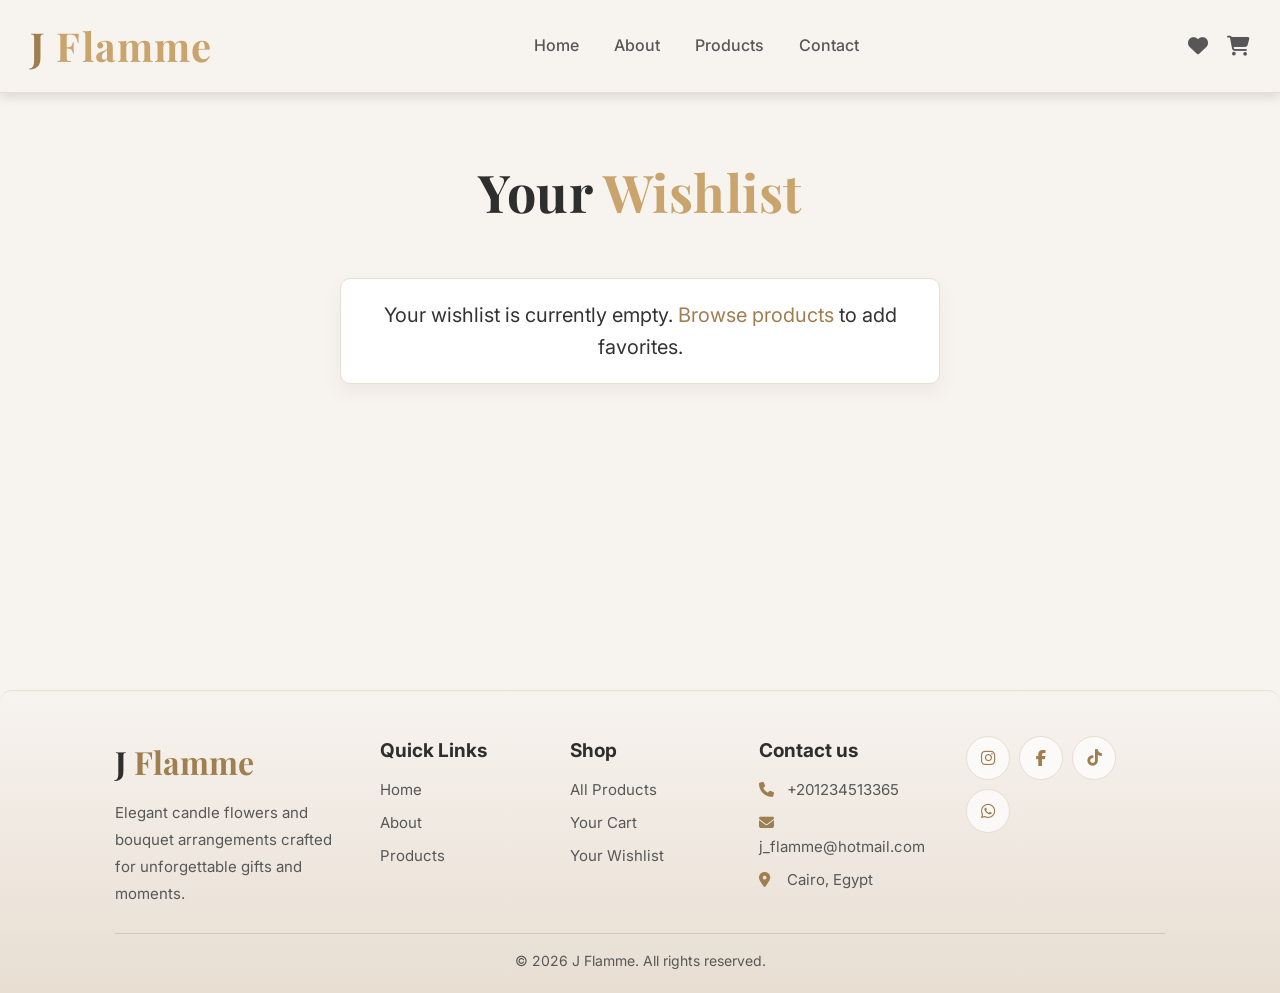
<file: wishlist.html>
<!DOCTYPE html>
<html lang="en-US">
  <head>
    <meta charset="utf-8">
    <meta http-equiv="X-UA-Compatible" content="IE-edge">
    <meta name="viewport" content="width=device-width, initial-scale=1.0">
    <meta name="color-scheme" content="light">
    <meta name="theme-color" content="#f7f3ef">

    <title>Wishlist - J Flamme</title>
    <link rel="stylesheet" href="https://cdnjs.cloudflare.com/ajax/libs/font-awesome/6.4.0/css/all.min.css">
    <link rel="stylesheet" href="style.css">
    <link rel="preconnect" href="https://fonts.googleapis.com">
    <link rel="preconnect" href="https://fonts.gstatic.com" crossorigin>
    <link href="https://fonts.googleapis.com/css2?family=Inter:wght@400;500;600;700&family=Playfair+Display:wght@600;700&display=swap" rel="stylesheet">
    
    <script src="script.js" defer></script>
</head>
<body>

<header>

<input type="checkbox" name="" id="toggler">
<label for="toggler" class="fas fa-bars"></label>

    <a href="/" class="logo">J <span>Flamme</span> </a>
    <nav class="navbar">
      <label for="toggler" class="menu-close"><i class="fas fa-arrow-left"></i> Back</label>
      <a href="/#home">Home</a>
      <a href="/#about">About</a>
    <a href="products">Products</a>
            <a href="contact.html">Contact</a>
    <div class="nav-social">
        <a href="https://www.instagram.com/j_flammee" target="_blank" rel="noreferrer" aria-label="Instagram" title="Instagram"><i class="fab fa-instagram"></i></a>
        <a href="https://www.facebook.com/" target="_blank" rel="noreferrer" aria-label="Facebook" title="Facebook"><i class="fab fa-facebook-f"></i></a>
        <a href="https://www.tiktok.com/@j_flamme" target="_blank" rel="noreferrer" aria-label="TikTok" title="TikTok"><i class="fab fa-tiktok"></i></a>
        <a href="https://wa.me/201234513365" target="_blank" rel="noreferrer" aria-label="WhatsApp" title="WhatsApp"><i class="fab fa-whatsapp"></i></a>
    </div>
    </nav>
    <label for="toggler" class="menu-overlay"></label>
    <div class="icons header-icons">
        <span class="icon-item">
            <a href="wishlist" class="fas fa-heart"></a>
            <span id="wishlist-count" class="icon-count wishlist-count">0</span>
        </span>
        <span class="icon-item">
            <a href="cart" class="fas fa-shopping-cart"></a>
            <span id="cart-count" class="icon-count cart-count">0</span>
        </span>
    </div>
</header>

<section class="wishlist cart" id="wishlist">
    <h1 class="heading">Your <span>Wishlist</span></h1>
    <div class="wishlist-container cart-container">
        <p>Your wishlist is currently empty. <a href="products">Browse products</a> to add favorites.</p>
    </div>
</section>

<footer class="footer">
    <div class="footer-top">
        <div class="footer-brand">
            <a href="/" class="footer-logo">J <span>Flamme</span></a>
            <p>Elegant candle flowers and bouquet arrangements crafted for unforgettable gifts and moments.</p>
        </div>

        <div class="footer-links">
            <h3>Quick Links</h3>
            <a href="/#home">Home</a>
            <a href="/#about">About</a>
            <a href="products">Products</a>
        </div>

        <div class="footer-links">
            <h3>Shop</h3>
            <a href="products">All Products</a>
            <a href="cart">Your Cart</a>
            <a href="wishlist">Your Wishlist</a>
        </div>

        <div class="footer-contact">
            <h3>Contact us</h3>
            <a href="tel:+201234513365"><i class="fas fa-phone"></i> +201234513365</a>
            <a href="mailto:j_flamme@hotmail.com"><i class="fas fa-envelope"></i> j_flamme@hotmail.com</a>
            <p><i class="fas fa-location-dot"></i> Cairo, Egypt</p>
        </div>

        <div class="footer-social">
            <div class="social-links">
                <a href="https://www.instagram.com/j_flammee" class="social-link" target="_blank" rel="noreferrer" aria-label="Instagram" title="Instagram"><i class="fab fa-instagram"></i></a>
                <a href="https://www.facebook.com/" class="social-link" target="_blank" rel="noreferrer" aria-label="Facebook" title="Facebook"><i class="fab fa-facebook-f"></i></a>
                <a href="https://www.tiktok.com/@j_flamme" class="social-link" target="_blank" rel="noreferrer" aria-label="TikTok" title="TikTok"><i class="fab fa-tiktok"></i></a>
                <a href="https://wa.me/201234513365" class="social-link" target="_blank" rel="noreferrer" aria-label="WhatsApp" title="WhatsApp"><i class="fab fa-whatsapp"></i></a>
            </div>
        </div>
    </div>

    <div class="footer-bottom">
        <p>© 2026 J Flamme. All rights reserved.</p>
    </div>
</footer>

</body>
</html>
</file>
<file: style.css>
* {
    margin: 0;
    padding: 0;
    box-sizing: border-box;
    text-decoration: none;
}

*, *::before, *::after {
    color-scheme: light !important;
}

html,
body {
    background-color: #f7f3ef !important;
    background-image: none !important;
    color: #333 !important;
}

html {
    font-size: 62.5%;
    /* scroll-behavior: smooth;
    scroll-padding-top: 6rem;
    overflow-x: hidden;*/
}

header {
    position: fixed;
    top: 0;
    left: 0;
    right: 0;
    background-color: whitesmoke;
    padding: 24px;
    display: flex;
    align-items: center;
    justify-content: space-between;
    z-index: 1000;
    box-shadow: 0 0.5rem 1rem rgba(0, 0, 0, 0.1);
}

header .logo {
    font-size: 4rem;
    color: #333;
    font-weight: bolder;

}

header .logo span {
    color: #ac9a8f;

}

header .navbar a {
    font-size: 2rem;
    padding: 0 1.5rem;
    color: #666;
}

header .navbar .nav-social {
    display: none;
}

header .navbar a:hover,
header .navbar a.active {
    color: #ac9a8f;
}

header .icons a {
    font-size: 2rem;
    margin-left: 1.5rem;
    color: #666;
}

header .icons a:hover {
    color: #ac9a8f;
}

header .cart-icon {
    position: relative;
}

header .cart-count {
    position: absolute;
    top: -0.4rem;
    right: -0.6rem;
    min-width: 2rem;
    height: 2rem;
    background: #ff5f5f;
    color: #fff;
    border-radius: 50%;
    display: inline-flex;
    justify-content: center;
    align-items: center;
    font-size: 1.2rem;
    font-weight: bold;
    padding: 0 0.3rem;
    display: none;
    pointer-events: none;
}

header #toggler {
    display: none;
}

header .fa-bars {
    font-size: 3rem;
    color: #333;
    cursor: pointer;
    padding: 0.5rem 1.5rem;
    border-radius: 0.5rem;
    border: 0.1rem solid rgba(0, 0, 0, 0.3);
    display: none;
}

header .menu-overlay {
    display: none;
}

header .menu-close {
    display: none;
}

section {
    padding: 2rem 9%;
}

.products {
    padding-top: 10rem;
}

.home {
    display: flex;
    align-items: center;
    min-height: 100vh;
    background-image: url(./images/19.jpg);
    background-size: cover;
}

.home .content {
    max-width: 50rem;
}

.home .content h3 {
    font-size: 6rem;
    color: #333;
}

.home .content span {
    font-size: 3.5rem;
    color: #878280;
    padding: 1rem 0;
    line-height: 1.5;
}

.home .content p {
    font-size: 1.5rem;
    padding: 0.5rem 0;
    line-height: 1.5;
    color: #333;
}

.btn {
    display: inline-block;
    font-size: 20px;
    margin-top: 1rem;
    padding: .9rem 3.5rem;
    border-radius: 16px;
    background-color: #333;
    color: #fff;
    cursor: pointer;
}

.btn:hover {
    background-color: #ac9a8f;

}

.heading {
    text-align: center;
    color: #333;
    background: whitesmoke;
    font-size: 64px;
    margin: 2rem 0;
    padding: 1rem;
}

.heading span {
    color: #ac9a8f;
}

.about .row {
    display: flex;
    align-items: center;
    gap: 2rem;
    flex-wrap: wrap;
    margin-top: 3rem;
}

.about .row .image-container {
    flex: 1 1 30rem;
    position: relative;
}

.about .row .image-container img {
    height: 400px;
    width: 99.9%;
    object-fit: cover;
}

.about .row .image-container h3 {
    position: absolute;
    top: 50%;
    transform: translateY(-50%);
    font-size: 3rem;
    color: #333;
    background-color: #fff;
    padding: 1rem 2rem;
    width: 100%;
    text-align: center;
    mix-blend-mode: hard-light;

}

.about .row .content {
    flex: 1 1 30rem;
}

.about .row .content h3 {
    font-size: 3rem;
    color: #333;
}

.about .row .content p {
    font-size: 1.5rem;
    color: #333;
    padding: 0.5rem 0;
    line-height: 1.5;
}

.icons-container {
    background: whitesmoke;
    display: flex;
    flex-wrap: wrap;
    padding-top: 5rem;
    padding-bottom: 5rem;
    gap: 1.5rem;
}

.icons-container .icons {
    background-color: #fff;
    padding: 2rem;
    display: flex;
    align-items: center;
    flex: 1 1 25rem;
}

.icons-container .icons i {
    font-size: 3rem;
    padding: 0 1.5rem;
    color: #000;
}

.icons-container .icons h3 {
    font-size: 2rem;
    color: #000;
}

.icons-container .icons span {
    font-size: 1.5rem;
    color: #000;
}




.products .box-container {
    display: grid;
    grid-template-columns: repeat(auto-fit, minmax(26rem, 1fr));
    gap: 2.2rem;
    margin-top: 2.2rem;
}

.products .box-container .box {
    border-radius: 1.2rem;
    box-shadow: 0 8px 18px rgba(141, 109, 86, 0.08);
    border: 1px solid var(--rose-200);
    position: relative;
    background: #fff;
    overflow: hidden;
}

.products .box-container .box .images {
    text-align: center;
}

.products .box-container .box .images img {
    width: 100%;
    height: 32rem;
    object-fit: cover;
    transition: transform 0.35s ease;
}

.products .box-container .box:hover .images img {
    transform: scale(1.04);
}



.products .box-container .box .content {
    text-align: center;
    padding: 1.8rem 1.6rem 2rem;
}

.products .box-container .box .content h3 {
    font-size: 2rem;
    color: var(--text-900);
    margin-bottom: 0.7rem;
}

.products .box-container .box .content .price {
    font-size: 2.2rem;
    color: var(--text-900);
    font-weight: 700;
    padding-top: 0;
}

.products .box-container .box .content .price .old-price {
    font-size: 1.4rem;
    padding-left: 0.7rem;
    color: #8d8d8d;
    font-weight: 500;
    text-decoration: line-through;
}





.footer {
    background-color: rgba(245, 245, 245, 0.5);
    margin-top: 1rem;
}



/* cart styles */
.cart {
    padding: 10rem 9% 2rem;
    text-align: center;
}

.cart .cart-container {
    max-width: 60rem;
    margin: 0 auto;
    background: whitesmoke;
    padding: 2rem;
    border-radius: 0.5rem;
    box-shadow: 0 0.5rem 1rem rgba(0, 0, 0, 0.1);
}

.cart .cart-container p {
    font-size: 2rem;
    color: #333;
}

.cart .cart-container a {
    color: #ac9a8f;
    text-decoration: none;
}

.cart .cart-container a:hover {
    text-decoration: underline;
}

.cart-item {
    position: relative;
    display: flex;
    align-items: center;
    gap: 2rem;
    padding: 2rem 0;
    border-bottom: 0.1rem solid rgba(0, 0, 0, 0.1);
}

.cart-remove-btn {
    position: absolute;
    top: 1rem;
    right: 0;
    width: 2.8rem;
    height: 2.8rem;
    border: none;
    border-radius: 50%;
    background: var(--rose-200, #E8DED2);
    color: var(--rose-700, #9F7E4F);
    font-size: 1.6rem;
    line-height: 1;
    cursor: pointer;
    display: inline-flex;
    align-items: center;
    justify-content: center;
    transition: background 0.2s ease, color 0.2s ease;
}

.cart-remove-btn:hover {
    background: var(--rose-700, #9F7E4F);
    color: #fff;
}

.cart-item img {
    width: 10rem;
    height: 10rem;
    object-fit: cover;
    border-radius: 0.5rem;
}

.cart-item .item-details h3 {
    font-size: 2rem;
    color: #333;
}

.cart-item .item-details p {
    font-size: 1.5rem;
    color: #666;
    margin: 0.5rem 0;
}

.qty-controls {
    display: flex;
    align-items: center;
    gap: 1rem;
    margin-left: auto;
}

.qty-btn {
    background: #ac9a8f;
    color: #000;
    border: none;
    width: 3.5rem;
    height: 3.5rem;
    border-radius: 0.5rem;
    font-size: 1.8rem;
    font-weight: bold;
    cursor: pointer;
    transition: background 0.3s ease;
}

.qty-btn:hover {
    background: #333;
    color: #fff;
}

.qty-display {
    font-size: 1.5rem;
    font-weight: bold;
    min-width: 2rem;
    text-align: center;
}

.cart-total {
    text-align: center;
    margin-top: 2rem;
    font-size: 2rem;
    color: #333;
}

.checkout-btn {
    display: inline-flex;
    align-items: center;
    justify-content: center;
    gap: 0.8rem;
    margin-top: 2rem;
    width: 100%;
    padding: 1.4rem 2rem;
    text-decoration: none;
    font-size: 1.5rem;
    font-weight: 600;
    text-transform: uppercase;
    letter-spacing: 0.04em;
    color: #fff !important;
}

.toast {
    position: fixed;
    bottom: 3rem;
    left: 50%;
    transform: translateX(-50%) translateY(1rem);
    padding: 1.2rem 2.4rem;
    background: rgba(255, 255, 255, 0.92);
    backdrop-filter: blur(12px);
    -webkit-backdrop-filter: blur(12px);
    color: #2E2E2E;
    border: 1px solid rgba(201, 164, 108, 0.25);
    border-radius: 999px;
    font-size: 1.4rem;
    font-weight: 500;
    box-shadow: 0 8px 30px rgba(46, 46, 46, 0.12);
    opacity: 0;
    transition: opacity 0.3s ease, transform 0.3s ease;
    z-index: 2000;
}

.toast-show {
    opacity: 1;
    transform: translateX(-50%) translateY(0);
}

/* floral boutique theme */
:root {
    --beige: #E8DED2;
    --cream: #F7F3EF;
    --charcoal: #2E2E2E;
    --sage: #A8B5A2;
    --gold: #C9A46C;

    --rose-50: var(--cream);
    --rose-100: #EFE7DE;
    --rose-200: var(--beige);
    --rose-400: var(--sage);
    --rose-500: var(--gold);
    --rose-700: #9F7E4F;
    --text-900: var(--charcoal);
    --text-700: #575757;
}

body {
    font-family: "Poppins", sans-serif;
    background: linear-gradient(180deg, var(--cream) 0%, var(--beige) 100%);
    color: var(--text-900);
}

header {
    background: rgba(247, 243, 239, 0.94);
    border-bottom: 1px solid var(--rose-200);
}

header .logo {
    color: var(--rose-700);
}

header .logo span,
.heading span,
header .navbar a:hover,
header .icons a:hover {
    color: var(--rose-500);
}

header .navbar a,
header .icons a,
.home .content p,
.about .row .content p {
    color: var(--text-700);
}

.btn {
    background: linear-gradient(135deg, var(--rose-500), var(--rose-700));
    border-radius: 999px;
}

.btn:hover {
    background: linear-gradient(135deg, #b8925b, #8f7147);
}

.heading {
    background: linear-gradient(90deg, var(--rose-50), #fff);
    color: var(--text-900);
    border-radius: 1.2rem;
}

.about .row .image-container h3 {
    color: var(--rose-700);
    background-color: rgba(255, 255, 255, 0.85);
}

.icons-container {
    background: var(--rose-100);
}

.icons-container .icons {
    border-radius: 1rem;
    border: 1px solid var(--rose-200);
}

.icons-container .icons i,
.icons-container .icons h3,
.icons-container .icons span {
    color: var(--text-900);
}

.products .box-container .box,
.cart .cart-container {
    background: #fff;
    border: 1px solid var(--rose-200);
    border-radius: 1.2rem;
    box-shadow: 0 10px 24px rgba(141, 109, 86, 0.09);
}

.products .box-container .box .content h3,
.products .box-container .box .content .price,
.cart-item .item-details h3,
.cart-total {
    color: var(--text-900);
}

.products .box-container .box:hover .images a {
    background-color: var(--rose-700);
}



.footer {
    background: var(--cream);
    border-top: 1px solid var(--rose-200);
}



.qty-btn {
    background: var(--rose-200);
    color: var(--rose-700);
}

.qty-btn:hover {
    background: var(--rose-500);
    color: #fff;
}

.cart .cart-container a {
    color: var(--rose-700);
}

/* responsive cart and products */
@media(max-width: 991px) {
    .cart {
        padding: 10rem 2rem 2rem;
    }
    
    .products {
        padding: 10rem 2rem 2rem;
    }
}

@media(max-width: 768px) {
    .cart {
        padding: 10rem 1rem 2rem;
    }

    .cart .cart-container {
        padding: 1rem;
    }

    .cart .cart-container p {
        font-size: 1.5rem;
    }

    .cart-item {
        flex-direction: column;
        text-align: center;
        gap: 1rem;
        padding-top: 3.5rem;
    }

    .cart-item img {
        width: 8rem;
        height: 8rem;
    }

    .cart-item .item-details h3 {
        font-size: 1.8rem;
    }

    .cart-item .item-details p {
        font-size: 1.3rem;
    }

    .qty-controls {
        margin-left: 0;
        margin-top: 1rem;
    }

    .qty-btn {
        width: 3rem;
        height: 3rem;
        font-size: 1.5rem;
    }
    
    .products {
        padding: 10rem 1rem 2rem;
    }
    
    .products .box-container .box {
        flex: 1 1 20rem;
    }
    
    .products .box-container .box .images img {
        height: 300px;
    }
}


/* media query for header */
@media(max-width: 991px) {
    html {
        font-size: 55%;
    }

    header {
        padding: 2rem;
    }

    section {
        padding: 2rem;
    }

    .home {
        background-position: left;
    }

}

@media(max-width: 768px) {
    header .fa-bars {
        display: block;
    }

    header .navbar {
        position: absolute;
        top: 100%;
        left: 0;
        right: 0;
        background-color: #eee;
        border-top: .1rem solid rgba(0, 0, 0, 0.1);
        clip-path: polygon(0 0, 100% 0, 100% 0, 0 0);
    }

    header #toggler:checked~.navbar {
        clip-path: none;
    }

    header .navbar a {
        margin: 1.5rem;
        padding: 1.5rem;
        background-color: #fff;
        border: 0.1rem solid rgba(0, 0, 0, 0.1);
        border-radius: 1rem;
        display: block;
    }

    .home .content h3 {
        font-size: 5rem;
    }

    .home .content span {
        font-size: 3rem;
    }

    .icons-container .icons h3 {
        font-size: 2.5rem;

    }

    .icons-container .icons span {
        font-size: 2rem;

    }
}

@media(max-width: 450px) {
    html {
        font-size: 50%;
    }

    .heading {
        font-size: 4rem;
    }
}


/* modern seamless ui overrides */
html {
    scroll-behavior: smooth;
}

body {
    font-family: "Inter", sans-serif;
    line-height: 1.6;
}

section {
    padding: 5rem 9%;
}

.home,
.products,
.cart {
    padding-top: 12rem;
}

header {
    padding: 1.4rem 3rem;
    background: rgba(247, 243, 239, 0.88);
    backdrop-filter: blur(10px);
    -webkit-backdrop-filter: blur(10px);
}

header .logo {
    font-family: "Playfair Display", serif;
    letter-spacing: 0.03em;
}

header .navbar {
    display: flex;
    align-items: center;
    gap: 0.7rem;
}

header .navbar a {
    font-size: 1.6rem;
    font-weight: 500;
    padding: 0.8rem 1.4rem;
    border-radius: 999px;
    transition: all 0.25s ease;
}

header .navbar a:hover {
    background: var(--rose-100);
}

header .icons a {
    margin-left: 0.8rem;
    padding: 0;
    background: transparent;
    border: none;
}

header .fa-bars {
    border: none;
    background: transparent;
    color: var(--rose-700);
}

.heading {
    font-family: "Playfair Display", serif;
    font-size: 5.2rem;
    margin-bottom: 3.5rem;
    background: transparent;
    letter-spacing: 0.01em;
}

.home .content {
    max-width: 64rem;
    background: rgba(247, 243, 239, 0.75);
    border: none;
    border-radius: 1.2rem;
    padding: 3rem;
    backdrop-filter: blur(4px);
    -webkit-backdrop-filter: blur(4px);
}

.home .content h3 {
    font-family: "Playfair Display", serif;
    line-height: 1.1;
}

.home .content span {
    display: block;
    margin-top: 0.8rem;
    font-size: 2.7rem;
}

.about .row {
    gap: 3rem;
}

.about .row .image-container img {
    border-radius: 1.6rem;
}

.icons-container {
    border-radius: 2rem;
}

.icons-container .icons,
.products .box-container .box,
.cart .cart-container {
    border-radius: 1rem;
    box-shadow: 0 8px 18px rgba(141, 109, 86, 0.08);
}

.products .box-container,
.footer .box-container {
    gap: 2.4rem;
}

.products .box-container .box,
.icons-container .icons {
    transition: transform 0.25s ease, box-shadow 0.25s ease;
}

.products .box-container .box:hover,
.icons-container .icons:hover {
    transform: translateY(-2px);
    box-shadow: 0 10px 22px rgba(141, 109, 86, 0.10);
}

.footer {
    margin-top: 5rem;
    border-top-left-radius: 1rem;
    border-top-right-radius: 1rem;
}

@media(max-width: 991px) {
    section {
        padding: 4rem 2rem;
    }

    .home,
    .products,
    .cart {
        padding-top: 11rem;
    }
}

@media(max-width: 768px) {
    header {
        padding: 1.2rem 1.4rem;
    }

    header .fa-bars {
        display: inline-flex;
        align-items: center;
        justify-content: center;
        width: auto;
        height: auto;
        padding: 0;
        border-radius: 0;
        position: relative;
        z-index: 1202;
        transition: opacity 0.2s ease;
    }

    header #toggler:checked + .fa-bars {
        opacity: 0;
        pointer-events: none;
    }

    header .navbar {
        position: fixed;
        top: 0;
        right: 0;
        width: min(82vw, 34rem);
        height: 100vh;
        flex-direction: column;
        align-items: flex-start;
        justify-content: flex-start;
        gap: 0.8rem;
        padding: 1.6rem 1.4rem 2rem;
        border-left: 1px solid var(--rose-200);
        border-radius: 0;
        background: rgba(247, 243, 239, 0.97);
        box-shadow: -12px 0 34px rgba(46, 46, 46, 0.12);
        opacity: 0;
        visibility: hidden;
        transition: opacity 0.22s ease, visibility 0.22s ease;
        z-index: 1100;
    }

    header .menu-close {
        display: inline-flex;
        align-items: center;
        gap: 0.7rem;
        font-size: 1.5rem;
        font-weight: 600;
        color: var(--rose-700);
        background: transparent;
        border: none;
        border-radius: 0;
        padding: 0.2rem 0;
        margin-bottom: 0.6rem;
        cursor: pointer;
    }

    header .menu-close:hover {
        opacity: 0.75;
    }

    header .menu-overlay {
        display: block;
        position: fixed;
        inset: 0;
        background: rgba(46, 46, 46, 0.30);
        opacity: 0;
        visibility: hidden;
        transition: opacity 0.28s ease, visibility 0.28s ease;
        z-index: 1095;
        pointer-events: none;
    }

    header #toggler:checked~.navbar {
        opacity: 1;
        visibility: visible;
    }

    header #toggler:checked~.menu-overlay {
        opacity: 1;
        visibility: visible;
    }

    header .navbar a {
        margin: 0;
        width: 100%;
        padding: 1.2rem 1.3rem;
        border: none;
        border-radius: 1rem;
        background: transparent;
        font-size: 1.6rem;
        font-weight: 600;
    }

    header .navbar a:hover {
        background: var(--rose-100);
        text-decoration: none;
    }

    header .navbar .nav-social {
        display: flex;
        gap: 0.9rem;
        padding-top: 1.6rem;
        border-top: 1px solid var(--rose-200);
        width: 100%;
    }

    header .navbar .nav-social a {
        width: 3.8rem;
        height: 3.8rem;
        display: inline-flex;
        align-items: center;
        justify-content: center;
        border-radius: 50%;
        background: var(--rose-100);
        color: var(--rose-700);
        font-size: 1.5rem;
        border: none;
        transition: background 0.2s, color 0.2s;
    }

    header .navbar .nav-social a:hover {
        background: var(--rose-700);
        color: #fff;
    }

    .home .content {
        padding: 2.2rem;
    }

    .heading {
        font-size: 4.2rem;
    }
}

/* final mobile menu fallback (ensures open state always visible) */
@media(max-width: 768px) {
    header .navbar {
        display: flex !important;
        opacity: 0;
        visibility: hidden;
    }

    header #toggler:checked~.navbar {
        opacity: 1 !important;
        visibility: visible !important;
    }
}

/* modern footer */
.footer {
    margin-top: 6rem;
    padding: 4.5rem 9% 2rem;
    background: linear-gradient(180deg, var(--cream) 0%, var(--beige) 100%);
    border-top: 1px solid var(--rose-200);
    border-top-left-radius: 1.2rem;
    border-top-right-radius: 1.2rem;
}

.footer .footer-top {
    display: grid;
    grid-template-columns: 1.45fr 1fr 1fr 1.1fr 1.2fr;
    gap: 2.4rem;
}

.footer .footer-logo {
    font-family: "Playfair Display", serif;
    font-size: 3.2rem;
    font-weight: 700;
    color: var(--text-900);
}

.footer .footer-logo span {
    color: var(--rose-700);
}

.footer .footer-brand p {
    margin-top: 1.2rem;
    font-size: 1.5rem;
    line-height: 1.8;
    color: var(--text-700);
    max-width: 32rem;
}

.footer .footer-links h3,
.footer .footer-contact h3 {
    font-size: 1.9rem;
    color: var(--text-900);
    margin-bottom: 1.2rem;
}

.footer .footer-links a,
.footer .footer-contact a,
.footer .footer-contact p {
    display: block;
    margin-bottom: 0.9rem;
    font-size: 1.5rem;
    color: var(--text-700);
    line-height: 1.6;
}

.footer .footer-links a:hover,
.footer .footer-contact a:hover {
    color: var(--rose-700);
}

.footer .footer-contact i {
    width: 1.8rem;
    margin-right: 0.6rem;
    color: var(--rose-700);
}

.footer .social-links {
    display: flex;
    flex-wrap: wrap;
    gap: 0.9rem;
}

.footer .social-link {
    display: inline-flex;
    align-items: center;
    justify-content: center;
    width: 4.4rem;
    height: 4.4rem;
    padding: 0;
    border: 1px solid var(--rose-200);
    border-radius: 50%;
    background: rgba(255, 255, 255, 0.72);
    color: var(--text-700);
    transition: transform 0.22s ease, border-color 0.22s ease, color 0.22s ease, background-color 0.22s ease;
}

.footer .social-link i {
    color: var(--rose-700);
    font-size: 1.65rem;
}

.footer .social-link:hover {
    transform: translateY(-2px);
    border-color: rgba(159, 126, 79, 0.55);
    background: var(--rose-100);
    color: var(--rose-700);
}

.footer .footer-bottom {
    margin-top: 2.6rem;
    padding-top: 1.6rem;
    border-top: 1px solid rgba(46, 46, 46, 0.14);
    text-align: center;
}

.footer .footer-bottom p {
    font-size: 1.4rem;
    color: var(--text-700);
}

@media(max-width: 991px) {
    .footer {
        padding: 4rem 2rem 2rem;
    }

    .footer .footer-top {
        grid-template-columns: 1fr 1fr;
    }
}

@media(max-width: 768px) {
    .footer .footer-top {
        grid-template-columns: 1fr;
        gap: 1.8rem;
    }

    .footer .footer-logo {
        font-size: 2.8rem;
    }
}

/* luxury editorial product grid */
.products.luxury-grid {
    padding-top: 12rem;
}

.products.luxury-grid .products-filter {
    display: flex;
    flex-wrap: wrap;
    gap: 1rem;
    margin-top: 2rem;
}

.products.luxury-grid .products-filter-link {
    display: inline-flex;
    align-items: center;
    justify-content: center;
    padding: 0.85rem 1.6rem;
    border-radius: 999px;
    border: 1px solid var(--rose-200);
    background: rgba(255, 255, 255, 0.72);
    color: var(--text-800);
    font-size: 1.35rem;
    letter-spacing: 0.03em;
    text-transform: uppercase;
    font-weight: 600;
    transition: background-color 0.22s ease, color 0.22s ease, border-color 0.22s ease;
}

.products.luxury-grid .products-filter-link:hover,
.products.luxury-grid .products-filter-link:focus-visible {
    background: var(--rose-100);
    color: var(--rose-700);
}

.products.luxury-grid .products-filter-link.active {
    background: var(--rose-100);
    border-color: var(--rose-700);
    color: var(--rose-700);
}

.products.luxury-grid .box-container {
    display: grid;
    grid-template-columns: repeat(4, minmax(0, 1fr));
    gap: 2.4rem;
    margin-top: 2.4rem;
}

.products.luxury-grid .box {
    grid-column: span 1;
    display: flex;
    flex-direction: column;
    cursor: pointer;
    background: rgba(247, 243, 239, 0.65);
    border: 1px solid rgba(201, 164, 108, 0.2);
    border-radius: 1.4rem;
    overflow: hidden;
    backdrop-filter: blur(8px);
    -webkit-backdrop-filter: blur(8px);
    box-shadow: 0 16px 30px rgba(46, 46, 46, 0.08);
    transition: transform 0.35s ease, box-shadow 0.35s ease;
}

.products.luxury-grid .box:focus-visible {
    outline: 2px solid var(--rose-700);
    outline-offset: 3px;
}

.products.luxury-grid .box:hover {
    transform: translateY(-8px);
    box-shadow: 0 24px 44px rgba(46, 46, 46, 0.14);
}

.products.luxury-grid .product-badge {
    position: absolute;
    top: 1.4rem;
    left: 1.4rem;
    z-index: 3;
    font-size: 1.1rem;
    letter-spacing: 0.08em;
    text-transform: uppercase;
    font-weight: 600;
    padding: 0.55rem 1rem;
    border-radius: 999px;
    color: #fff;
}

.products.luxury-grid .product-badge.new {
    background: linear-gradient(135deg, #A8B5A2, #8f9e89);
}

.products.luxury-grid .product-badge.bestseller {
    background: linear-gradient(135deg, #C9A46C, #a78652);
}

.products.luxury-grid .images {
    position: relative;
    overflow: hidden;
}

.products.luxury-grid .images img {
    width: 100%;
    height: 38rem;
    object-fit: cover;
    transform: translateY(0) scale(1.01);
    transition: transform 0.65s cubic-bezier(0.22, 1, 0.36, 1);
}

.products.luxury-grid .box:hover .images img {
    transform: translateY(-10px) scale(1.06);
}

.products.luxury-grid .content {
    padding: 1.9rem 1.9rem 1.2rem;
    text-align: left;
}



.products.luxury-grid .content h3 {
    font-family: "Playfair Display", serif;
    font-size: 2.3rem;
    line-height: 1.25;
    color: var(--text-900);
    margin-bottom: 0.9rem;
}

.products.luxury-grid .content .price {
    display: flex;
    align-items: baseline;
    gap: 0.9rem;
}

.products.luxury-grid .content .current-price {
    font-size: 1.6rem;
    font-weight: 700;
    color: var(--text-900);
}

.products.luxury-grid .content .old-price {
    font-size: 1.35rem;
    color: #8f8f8f;
    text-decoration: line-through;
}

.products.luxury-grid .icons {
    margin-top: auto;
    padding: 1.2rem 1.9rem 1.9rem;
}

.products.luxury-grid .btn-cart {
    position: relative;
    overflow: hidden;
    width: 100%;
    display: inline-flex;
    align-items: center;
    justify-content: center;
    gap: 0.8rem;
    padding: 1.3rem 1rem;
    border-radius: 999px;
    font-size: 1.35rem;
    letter-spacing: 0.05em;
    text-transform: uppercase;
    font-weight: 600;
    color: #fff;
    background: linear-gradient(135deg, var(--rose-500), var(--rose-700));
    transition: transform 0.24s ease, box-shadow 0.24s ease;
}

.products.luxury-grid .btn-cart::after {
    content: "";
    position: absolute;
    top: 0;
    left: -130%;
    width: 60%;
    height: 100%;
    background: linear-gradient(90deg, transparent, rgba(255, 255, 255, 0.4), transparent);
    transition: left 0.5s ease;
}

.products.luxury-grid .btn-cart:hover {
    transform: translateY(-2px);
    box-shadow: 0 10px 20px rgba(46, 46, 46, 0.16);
}

.products.luxury-grid .btn-cart:hover::after {
    left: 120%;
}



@media(max-width: 1024px) {
    .products.luxury-grid .images img {
        height: 34rem;
    }
}

@media(max-width: 768px) {
    .products.luxury-grid .products-filter {
        gap: 0.8rem;
        margin-top: 1.6rem;
    }

    .products.luxury-grid .products-filter-link {
        padding: 0.8rem 1.3rem;
        font-size: 1.25rem;
    }

    .products.luxury-grid .box-container {
        grid-template-columns: repeat(2, minmax(0, 1fr));
        gap: 1.8rem;
    }

    .products.luxury-grid .box {
        grid-column: span 1;
    }

    .products.luxury-grid .images img {
        height: 30rem;
    }
}

/* structured modern product cards */
.products .box-container {
    display: grid;
    grid-template-columns: repeat(auto-fit, minmax(27rem, 1fr));
    gap: 2.4rem;
    align-items: stretch;
}

.products .box-container .box {
    display: flex;
    flex-direction: column;
    background: rgba(255, 255, 255, 0.88);
    border: 1px solid var(--rose-200);
    border-radius: 1.2rem;
    overflow: hidden;
    box-shadow: 0 10px 24px rgba(46, 46, 46, 0.08);
}

.products .box-container .box .images {
    position: relative;
}

.products .box-container .box .images img {
    width: 100%;
    height: 33rem;
    object-fit: cover;
    transition: transform 0.35s ease;
}

.products .box-container .box:hover .images img {
    transform: scale(1.03);
}

.products .box-container .box .content {
    padding: 1.6rem 1.6rem 1.2rem;
    text-align: left;
}



.products .box-container .box .content h3 {
    font-size: 2rem;
    line-height: 1.3;
    color: var(--text-900);
    margin-bottom: 0.9rem;
}

.products .box-container .box .content .price {
    display: flex;
    align-items: baseline;
    gap: 0.8rem;
    padding-top: 0;
}

.products .box-container .box .content .price .current-price {
    font-size: 1.6rem;
    font-weight: 700;
    color: var(--text-900);
}

.products .box-container .box .content .price .old-price {
    font-size: 1.4rem;
    color: #8e8e8e;
    text-decoration: line-through;
}

.products .box-container .box > .icons {
    margin-top: auto;
    padding: 1.2rem 1.6rem 1.6rem;
    border-top: 1px solid rgba(232, 222, 210, 0.8);
}

.products .box-container .box > .icons .btn-cart {
    display: block;
    width: 100%;
    border-radius: 0.9rem;
    padding: 1.25rem 0;
    text-align: center;
    font-size: 1.4rem;
    font-weight: 600;
    text-transform: uppercase;
    letter-spacing: 0.04em;
    color: #fff;
    background: linear-gradient(135deg, var(--rose-500), var(--rose-700));
}

.products .box-container .box > .icons .btn-cart:hover {
    background: linear-gradient(135deg, #b8925b, #8f7147);
}

@media(max-width: 768px) {
    .products .box-container {
        grid-template-columns: 1fr;
        gap: 1.8rem;
    }

    .products .box-container .box .images img {
        height: 30rem;
    }
}

.header-icons {
    display: flex;
    align-items: center;
    gap: 1.1rem;
}

.header-icons .icon-item {
    position: relative;
    display: inline-flex;
}

.header-icons .icon-count {
    position: absolute;
    top: -0.7rem;
    right: -0.8rem;
    min-width: 1.9rem;
    height: 1.9rem;
    border-radius: 50%;
    display: none;
    align-items: center;
    justify-content: center;
    font-size: 1.1rem;
    font-weight: 700;
    color: #fff;
    background: var(--rose-700);
    pointer-events: none;
}

.products .box .wishlist-btn {
    position: absolute;
    top: 1.3rem;
    right: 1.3rem;
    width: 3.7rem;
    height: 3.7rem;
    border: none;
    border-radius: 50%;
    display: inline-flex;
    align-items: center;
    justify-content: center;
    background: rgba(247, 243, 239, 0.95);
    color: var(--text-900);
    cursor: pointer;
    font-size: 1.7rem;
    transition: transform 0.2s ease, color 0.2s ease;
    z-index: 4;
}

.products .box .wishlist-btn:hover {
    transform: translateY(-2px);
}

.products .box .wishlist-btn.active {
    color: var(--rose-700);
}


.wishlist {
    min-height: 70vh;
}

.wishlist .wishlist-container {
    margin-top: 2rem;
}

.wishlist-item .item-details {
    text-align: center;
}

.wishlist-controls {
    margin-left: 0;
}

.wishlist-item {
    justify-content: center;
}

.wishlist-actions {
    justify-content: center;
}

.wishlist-controls .qty-btn {
    width: auto;
    min-width: 8rem;
    padding: 0 1.2rem;
    font-size: 1.3rem;
    border-radius: 0.7rem;
}

.wishlist-controls .wishlist-remove-btn {
    background: #333;
    color: #fff;
}

.wishlist-controls .wishlist-remove-btn:hover {
    background: #111;
}

.product-config {
    padding-top: 12rem;
    min-height: 75vh;
}

.product-rating-slot {
    margin-top: 0.8rem;
}

.product-rating-link {
    display: inline-flex;
    align-items: center;
    gap: 0.8rem;
    padding: 0.45rem 0.9rem;
    border-radius: 999px;
    border: 1px solid rgba(201, 164, 108, 0.28);
    background: rgba(247, 243, 239, 0.75);
    color: var(--text-700);
    font-size: 1.25rem;
    font-weight: 600;
    line-height: 1;
}

.product-rating-score {
    font-size: 1.3rem;
    font-weight: 700;
    color: var(--text-900);
}

.product-rating-link:hover {
    border-color: rgba(159, 126, 79, 0.6);
    color: var(--rose-700);
}

.product-rating-link .product-rating-stars,
.product-media-rating-link .product-rating-stars {
    display: inline-flex;
    gap: 0.2rem;
    color: #f2c94c;
    font-size: 1.2rem;
}

.product-rating-link .product-rating-stars i,
.product-media-rating-link .product-rating-stars i {
    color: #f2c94c !important;
}

.product-media-rating-link {
    display: inline-flex;
    align-items: center;
    gap: 0.8rem;
    padding: 0;
    margin: 0 0 0.8rem;
    border: none;
    border-radius: 0;
    background: transparent;
    width: fit-content;
    color: inherit;
}

.product-media-rating-link:hover {
    opacity: 0.88;
}

.product-config-container {
    max-width: 96rem;
    margin: 2rem auto 0;
}

.product-config-card {
    display: grid;
    grid-template-columns: 1fr;
    gap: 2.4rem;
    background: #fff;
    border: 1px solid var(--rose-200);
    border-radius: 1.2rem;
    padding: 2rem;
    box-shadow: 0 12px 24px rgba(46, 46, 46, 0.08);
}

.product-config-media,
.product-config-form {
    max-width: 72rem;
    width: 100%;
    margin: 0 auto;
}

.product-config-media img {
    width: 100%;
    height: 44rem;
    object-fit: cover;
    border-radius: 1rem;
    cursor: zoom-in;
}

.product-image-modal {
    position: fixed;
    inset: 0;
    z-index: 2600;
    display: flex;
    align-items: center;
    justify-content: center;
    padding: 2rem;
}

.product-image-modal[hidden] {
    display: none;
}

.product-image-backdrop {
    position: absolute;
    inset: 0;
    background: rgba(46, 46, 46, 0.7);
    backdrop-filter: blur(4px);
    -webkit-backdrop-filter: blur(4px);
}

.product-image-dialog {
    position: relative;
    z-index: 1;
    max-width: min(96vw, 96rem);
    max-height: calc(100vh - 4rem);
}

.product-image-dialog img {
    display: block;
    width: auto;
    max-width: min(96vw, 96rem);
    max-height: calc(100vh - 4rem);
    object-fit: contain;
    border-radius: 1rem;
    box-shadow: 0 20px 56px rgba(0, 0, 0, 0.35);
}

.product-image-close {
    position: absolute;
    top: -1.2rem;
    right: -1.2rem;
    width: 4rem;
    height: 4rem;
    border: none;
    border-radius: 50%;
    background: #fff;
    color: #2e2e2e;
    font-size: 2.4rem;
    line-height: 1;
    cursor: pointer;
}

.product-image-close:hover {
    background: var(--rose-100);
}

body.product-image-modal-open {
    overflow: hidden;
}

.product-thumb-strip {
    display: grid;
    grid-template-columns: repeat(3, minmax(0, 1fr));
    gap: 0.9rem;
    margin-top: 1rem;
}

.product-thumb {
    border: 1px solid var(--rose-200);
    border-radius: 0.9rem;
    padding: 0.3rem;
    background: #fff;
    cursor: pointer;
}

.product-thumb.active {
    border-color: var(--rose-700);
    box-shadow: 0 0 0 2px rgba(172, 154, 143, 0.18);
}

.product-thumb img {
    width: 100%;
    height: 10rem;
    object-fit: cover;
    border-radius: 0.7rem;
    display: block;
}

.product-config-pricing {
    margin-bottom: 1.8rem;
}

.product-config-price {
    font-size: 2.2rem;
    color: var(--rose-700);
    margin: 0;
    font-weight: 700;
}

.product-config-meta-price {
    display: flex;
    align-items: center;
    gap: 1rem;
    margin-top: 0.7rem;
}

.product-config-old-price {
    font-size: 1.5rem;
    color: #8f8f8f;
    text-decoration: line-through;
}

.product-config-discount {
    display: inline-flex;
    align-items: center;
    justify-content: center;
    padding: 0.35rem 0.8rem;
    border-radius: 999px;
    font-size: 1.2rem;
    font-weight: 700;
    color: #fff;
    background: linear-gradient(135deg, #c9a46c, #a78652);
}

.product-config-form {
    display: flex;
    flex-direction: column;
}

.product-name-row {
    display: flex;
    align-items: center;
    justify-content: space-between;
    gap: 1.2rem;
    flex-wrap: wrap;
}

.product-config-name {
    font-family: "Playfair Display", serif;
    font-size: 3rem;
    line-height: 1.15;
    color: var(--text-900);
    margin: 0;
}

.product-config-description {
    font-size: 1.5rem;
    color: var(--text-700);
    line-height: 1.7;
    margin: 1.2rem 0 0;
}

.product-config-actions {
    margin-top: auto;
    padding-top: 2rem;
}

.product-config-media {
    position: relative;
}

.config-wishlist-btn {
    position: absolute;
    top: 1.4rem;
    right: 1.4rem;
    z-index: 4;
    width: 4.4rem;
    height: 4.4rem;
    border: none;
    border-radius: 50%;
    display: inline-flex;
    align-items: center;
    justify-content: center;
    background: rgba(255, 255, 255, 0.9);
    backdrop-filter: blur(6px);
    -webkit-backdrop-filter: blur(6px);
    color: var(--text-700);
    cursor: pointer;
    font-size: 1.8rem;
    box-shadow: 0 4px 12px rgba(46, 46, 46, 0.1);
    transition: transform 0.2s ease, color 0.2s ease;
}

.config-wishlist-btn:hover {
    transform: scale(1.1);
}

.config-wishlist-btn.active {
    color: var(--rose-700);
}

.dynamic-cart-wrapper {
    width: 100%;
}

.dynamic-add-to-cart {
    width: 100%;
    border: none;
    cursor: pointer;
}

.buy-now-btn {
    width: 100%;
    border: none;
    cursor: pointer;
    margin-top: 1rem;
    background: var(--charcoal);
    color: #fff;
}

.buy-now-btn:hover {
    background: #444;
}

.dynamic-cart-qty {
    display: flex;
    align-items: center;
    justify-content: center;
    width: 100%;
    border-radius: 999px;
    overflow: hidden;
    background: linear-gradient(135deg, var(--rose-500), var(--rose-700));
    animation: dynamicCartFadeIn 0.25s ease;
}

@keyframes dynamicCartFadeIn {
    from { opacity: 0; transform: scale(0.92); }
    to { opacity: 1; transform: scale(1); }
}

.dynamic-cart-btn {
    display: inline-flex;
    align-items: center;
    justify-content: center;
    width: 5rem;
    height: 5rem;
    border: none;
    background: transparent;
    color: #fff;
    font-size: 2rem;
    font-weight: 600;
    cursor: pointer;
    transition: background 0.2s ease;
    flex-shrink: 0;
    -webkit-tap-highlight-color: transparent;
    user-select: none;
}

.dynamic-add-to-cart.added-feedback {
    background: linear-gradient(135deg, #6a9f6a, #4a7a4a);
    pointer-events: none;
}

.dynamic-cart-btn:hover {
    background: rgba(255, 255, 255, 0.15);
}

.dynamic-cart-btn:active {
    background: rgba(255, 255, 255, 0.25);
}

.dynamic-cart-count {
    flex: 1;
    text-align: center;
    color: #fff;
    font-size: 1.6rem;
    font-weight: 700;
    letter-spacing: 0.04em;
    line-height: 5rem;
    user-select: none;
}

.product-config-form .btn {
    border: none;
    margin-top: 0;
}

.product-reviews {
    margin-top: 2.4rem;
    scroll-margin-top: 12rem;
    background: #fff;
    border: 1px solid var(--rose-200);
    border-radius: 1.2rem;
    padding: 2.4rem;
    box-shadow: 0 12px 24px rgba(46, 46, 46, 0.08);
}

.product-reviews-head {
    display: flex;
    align-items: center;
    justify-content: space-between;
    gap: 1.6rem;
    margin-bottom: 1.6rem;
}

.review-open-btn {
    display: inline-flex;
    align-items: center;
    justify-content: center;
    gap: 0.8rem;
    margin-top: 0;
    flex-shrink: 0;
    min-width: 16rem;
    padding: 1.1rem 1.8rem;
    border: 1px solid rgba(201, 164, 108, 0.45);
    border-radius: 999px;
    background: rgba(255, 255, 255, 0.78);
    color: var(--rose-700);
    font-size: 1.45rem;
    font-weight: 700;
    cursor: pointer;
    transition: transform 0.2s ease, border-color 0.2s ease, background 0.2s ease, box-shadow 0.2s ease;
}

.review-open-btn i {
    display: inline-flex;
    align-items: center;
    justify-content: center;
    width: 2.2rem;
    height: 2.2rem;
    border-radius: 50%;
    background: linear-gradient(135deg, var(--rose-500), var(--rose-700));
    color: #fff;
    font-size: 1.1rem;
}

.review-open-btn:hover {
    transform: translateY(-1px);
    border-color: rgba(159, 126, 79, 0.65);
    background: rgba(255, 251, 245, 0.96);
    box-shadow: 0 10px 20px rgba(159, 126, 79, 0.12);
}

.product-reviews-head h2 {
    font-family: "Playfair Display", serif;
    font-size: 2.8rem;
    font-weight: 700;
    letter-spacing: 0.01em;
    line-height: 1.1;
    color: var(--text-900);
}

.reviews-summary-box {
    display: flex;
    align-items: center;
    justify-content: flex-start;
    gap: 1.2rem;
    padding: 1.2rem 0;
    border: none;
    border-radius: 1.6rem;
    background: transparent;
}

.reviews-summary-score {
    font-size: 3.2rem;
    line-height: 1;
    font-weight: 700;
    color: var(--rose-700);
}

.reviews-summary-meta {
    display: flex;
    flex-direction: column;
    gap: 0.45rem;
}

.reviews-summary-meta p {
    font-size: 1.35rem;
    color: var(--text-700);
}

.review-stars {
    display: inline-flex;
    gap: 0.3rem;
    color: #c9a46c;
    font-size: 1.5rem;
}

.reviews-status,
.review-form-message {
    font-size: 1.35rem;
    margin-top: 1.2rem;
    color: var(--text-700);
}

.reviews-status.error,
.review-form-message.error {
    color: #b54242;
}

.review-form-message.success {
    color: #2f8a4e;
}

.reviews-list {
    display: grid;
    gap: 1rem;
    margin-top: 1.4rem;
}

.reviews-more {
    margin-top: 1.4rem;
    display: flex;
    justify-content: flex-start;
}

.reviews-load-more-btn {
    padding: 0;
    border: none;
    background: transparent;
    color: var(--rose-700);
    font-size: 1.25rem;
    font-weight: 600;
    line-height: 1.2;
    text-decoration: underline;
    text-underline-offset: 0.18em;
    cursor: pointer;
}

.reviews-load-more-btn:hover {
    color: var(--rose-900);
}

.reviews-load-more-btn:disabled {
    opacity: 0.65;
    cursor: default;
}

.review-card {
    border: 1px solid rgba(232, 222, 210, 0.9);
    border-radius: 1.4rem;
    padding: 1.6rem 1.7rem;
    background: linear-gradient(180deg, rgba(255, 255, 255, 0.98), rgba(247, 243, 239, 0.55));
}

.review-card-head {
    display: flex;
    align-items: center;
    justify-content: space-between;
    gap: 1.2rem;
    margin-bottom: 0.7rem;
    flex-wrap: nowrap;
}

.review-card h3 {
    font-size: 1.7rem;
    color: var(--text-900);
    margin-bottom: 0;
}

.review-card-stars {
    margin-bottom: 0.8rem;
}

.review-date {
    font-size: 1.3rem;
    color: #8b8b8b;
    white-space: nowrap;
}

.review-comment,
.reviews-empty {
    font-size: 1.45rem;
    line-height: 1.7;
    color: var(--text-700);
}

.review-comment {
    white-space: pre-line;
}

.review-form {
    margin-top: 0;
    padding-top: 0;
    border-top: none;
}

.review-form h3 {
    font-family: "Playfair Display", serif;
    font-size: 2.4rem;
    color: var(--text-900);
    margin-bottom: 1.4rem;
}

.review-form-row {
    display: grid;
    grid-template-columns: 1fr 22rem;
    gap: 1.4rem;
}

.review-form input,
.review-form textarea {
    width: 100%;
    padding: 1.2rem 1.4rem;
    border: 1px solid var(--rose-200);
    border-radius: 0.9rem;
    font-size: 1.4rem;
    color: var(--text-900);
    background: #fff;
    transition: border-color 0.2s ease, box-shadow 0.2s ease;
    font-family: inherit;
    box-sizing: border-box;
}

.review-form input:focus,
.review-form textarea:focus {
    outline: none;
    border-color: var(--rose-500);
    box-shadow: 0 0 0 3px rgba(201, 164, 108, 0.15);
}

.review-form input[type="hidden"] {
    display: none;
}

.review-rating-picker {
    display: inline-flex;
    align-items: center;
    gap: 0.45rem;
    padding: 0.9rem 1rem;
    border: 1px solid var(--rose-200);
    border-radius: 999px;
    background: #fff;
}

.review-rating-star {
    width: 3rem;
    height: 3rem;
    border: none;
    border-radius: 50%;
    background: transparent;
    color: #b8b8b8;
    cursor: pointer;
    display: inline-flex;
    align-items: center;
    justify-content: center;
    font-size: 1.7rem;
    transition: transform 0.15s ease, color 0.2s ease, background-color 0.2s ease;
}

.review-rating-star:hover {
    transform: translateY(-1px);
    background: rgba(201, 164, 108, 0.12);
}

.review-rating-star.active {
    color: #c9a46c;
}

.review-rating-text {
    margin-top: 0.6rem;
    font-size: 1.25rem;
    color: var(--text-700);
}

.review-form textarea {
    resize: vertical;
}

.review-submit-btn {
    margin-top: 0.4rem;
}

.review-modal {
    position: fixed;
    inset: 0;
    z-index: 2500;
    display: flex;
    align-items: center;
    justify-content: center;
    padding: 2rem;
}

.review-modal[hidden] {
    display: none;
}

.review-modal-backdrop {
    position: absolute;
    inset: 0;
    background: rgba(46, 46, 46, 0.45);
    backdrop-filter: blur(4px);
    -webkit-backdrop-filter: blur(4px);
}

.review-modal-dialog {
    position: relative;
    width: min(100%, 60rem);
    max-height: calc(100vh - 4rem);
    overflow: auto;
    background: #fff;
    border: 1px solid var(--rose-200);
    border-radius: 1.4rem;
    box-shadow: 0 18px 50px rgba(46, 46, 46, 0.2);
    padding: 2.2rem;
    z-index: 1;
}

.review-form-modal {
    padding-right: 1rem;
}

.review-modal-close {
    position: absolute;
    top: 1.2rem;
    right: 1.2rem;
    width: 3.8rem;
    height: 3.8rem;
    border: none;
    border-radius: 50%;
    background: var(--rose-100);
    color: var(--rose-700);
    font-size: 2.4rem;
    line-height: 1;
    cursor: pointer;
}

.review-modal-close:hover {
    background: var(--rose-200);
}

body.review-modal-open {
    overflow: hidden;
}

@media(max-width: 768px) {
    .product-config-card {
        grid-template-columns: 1fr;
        padding: 1.5rem;
    }

    .product-config-media img {
        height: 30rem;
    }

    .product-config-name {
        font-size: 2.4rem;
    }

    .product-thumb img {
        height: 8rem;
    }

    .product-config-actions {
        width: 100%;
    }

    .dynamic-cart-wrapper {
        width: 100%;
    }

    .product-reviews {
        padding: 1.8rem;
    }

    .reviews-summary-box,
    .product-reviews-head {
        flex-direction: column;
        align-items: flex-start;
    }

    .review-open-btn {
        width: 100%;
    }

    .review-form-row {
        grid-template-columns: 1fr;
        gap: 0;
    }

    .review-modal {
        padding: 1rem;
    }

    .review-modal-dialog {
        width: 100%;
        padding: 1.8rem;
    }

    .product-image-modal {
        padding: 1rem;
    }

    .product-image-dialog img {
        max-width: 94vw;
        max-height: 86vh;
    }
}

@media(max-width: 768px) {
    .wishlist-item {
        flex-direction: column;
        align-items: center;
    }

    .wishlist-actions {
        width: auto;
        flex-wrap: wrap;
    }
}

/* Checkout page */
.checkout {
    padding: 12rem 2rem 4rem;
    min-height: 80vh;
}

.checkout-card {
    max-width: 64rem;
    margin: 0 auto;
    background: #fff;
    border: 1px solid var(--rose-200);
    border-radius: 1.6rem;
    box-shadow: 0 10px 40px rgba(141, 109, 86, 0.1);
    overflow: hidden;
}

.checkout-summary {
    padding: 2.4rem 3rem;
    background: var(--rose-50);
    border-bottom: 1px solid var(--rose-200);
}

.checkout-summary h2,
.checkout-form h2 {
    font-family: 'Playfair Display', serif;
    font-size: 2.2rem;
    color: var(--text-900);
    margin-bottom: 1.6rem;
}

.checkout-items {
    display: flex;
    flex-direction: column;
    gap: 1.2rem;
}

.checkout-item {
    display: flex;
    align-items: center;
    gap: 1.4rem;
    padding: 1rem 0;
    border-bottom: 1px solid rgba(232, 222, 210, 0.6);
}

.checkout-item:last-child {
    border-bottom: none;
}

.checkout-item img {
    width: 6rem;
    height: 6rem;
    object-fit: cover;
    border-radius: 0.8rem;
}

.checkout-item-info h3 {
    font-size: 1.5rem;
    font-weight: 600;
    color: var(--text-900);
}

.checkout-item-info p {
    font-size: 1.3rem;
    color: var(--text-700);
    margin-top: 0.3rem;
}

.checkout-item-total {
    margin-left: auto;
    font-size: 1.5rem;
    font-weight: 700;
    color: var(--rose-700);
    white-space: nowrap;
}

.checkout-total {
    padding-top: 1.4rem;
    text-align: right;
}

.checkout-total h3 {
    font-size: 1.8rem;
    color: var(--text-900);
}

.checkout-subtotal {
    display: flex;
    justify-content: space-between;
    font-size: 1.4rem;
    color: var(--text-700);
    padding: 0.4rem 0;
}

.checkout-discount {
    display: flex;
    justify-content: space-between;
    font-size: 1.4rem;
    font-weight: 600;
    color: #27ae60;
    padding: 0.4rem 0;
}

.promo-section {
    padding: 1.6rem 0;
    border-top: 1px solid var(--rose-200);
    margin-top: 1.4rem;
}

.promo-input-row {
    display: flex;
    gap: 1rem;
}

.promo-input-row input {
    flex: 1;
    padding: 1rem 1.2rem;
    border: 1px solid var(--rose-200);
    border-radius: 0.8rem;
    font-size: 1.4rem;
    font-family: inherit;
    color: var(--text-900);
    background: #fff;
    transition: border-color 0.2s ease;
    box-sizing: border-box;
}

.promo-input-row input:focus {
    outline: none;
    border-color: var(--rose-500);
}

.promo-input-row input:disabled {
    opacity: 0.6;
    cursor: not-allowed;
}

.promo-apply-btn {
    padding: 1rem 2rem;
    font-size: 1.3rem;
    white-space: nowrap;
}

.promo-apply-btn:disabled {
    opacity: 0.6;
    cursor: not-allowed;
}

.promo-message {
    margin-top: 0.8rem;
    font-size: 1.3rem;
}

.promo-message.success {
    color: #27ae60;
}

.promo-message.error {
    color: #e74c3c;
}

.checkout-form {
    padding: 2.4rem 3rem 3rem;
}

.checkout-row {
    display: grid;
    grid-template-columns: 1fr 1fr;
    gap: 1.4rem;
}

.checkout-field {
    margin-bottom: 1.4rem;
}

.checkout-field label {
    display: block;
    font-size: 1.3rem;
    font-weight: 600;
    color: var(--text-700);
    margin-bottom: 0.5rem;
}

.required-star {
    color: #e74c3c;
    font-size: 1.2rem;
    margin-left: 0.2rem;
    transition: opacity 0.2s ease;
}

.required-star.hidden {
    opacity: 0;
}

.checkout-field input {
    width: 100%;
    padding: 1.2rem 1.4rem;
    border: 1px solid var(--rose-200);
    border-radius: 0.9rem;
    font-size: 1.4rem;
    color: var(--text-900);
    background: #fff;
    transition: border-color 0.2s ease, box-shadow 0.2s ease;
    font-family: inherit;
    box-sizing: border-box;
}

.checkout-field input:focus {
    outline: none;
    border-color: var(--rose-500);
    box-shadow: 0 0 0 3px rgba(201, 164, 108, 0.15);
}

.checkout-payment-section {
    margin: 0.8rem 0 1.8rem;
}

.checkout-payment-section h2 {
    font-family: 'Playfair Display', serif;
    font-size: 2.2rem;
    color: var(--text-900);
    margin-bottom: 1.2rem;
}

.checkout-payment-option {
    display: flex;
    align-items: flex-start;
    gap: 1.2rem;
    padding: 1.4rem 1.5rem;
    border: 1px solid var(--rose-200);
    border-radius: 1rem;
    background: linear-gradient(180deg, rgba(247, 243, 239, 0.75), #fff);
    cursor: pointer;
    transition: border-color 0.2s ease, box-shadow 0.2s ease, transform 0.2s ease;
}

.checkout-payment-option:hover {
    border-color: var(--rose-500);
    box-shadow: 0 8px 20px rgba(141, 109, 86, 0.08);
}

.checkout-payment-option input {
    margin-top: 0.3rem;
    accent-color: var(--rose-700);
    transform: scale(1.15);
}

.checkout-payment-content {
    display: flex;
    flex-direction: column;
    gap: 0.4rem;
}

.checkout-payment-title {
    font-size: 1.6rem;
    font-weight: 700;
    color: var(--text-900);
}

.checkout-payment-text {
    font-size: 1.35rem;
    color: var(--text-700);
    line-height: 1.6;
}

.checkout-submit-btn {
    width: 100%;
    margin-top: 1rem;
    padding: 1.4rem;
    font-size: 1.5rem;
    font-weight: 600;
    text-transform: uppercase;
    letter-spacing: 0.04em;
    border: none;
    cursor: pointer;
    display: inline-flex;
    align-items: center;
    justify-content: center;
    gap: 0.8rem;
    color: #fff;
}

.checkout-submit-btn:disabled {
    opacity: 0.5;
    cursor: not-allowed;
}

/* Thank you page */
.thankyou {
    padding: 14rem 2rem 6rem;
    min-height: 80vh;
    display: flex;
    align-items: center;
    justify-content: center;
}

.thankyou-card {
    text-align: center;
    max-width: 50rem;
    margin: 0 auto;
    background: #fff;
    border: 1px solid var(--rose-200);
    border-radius: 1.6rem;
    padding: 4rem 3rem;
    box-shadow: 0 10px 40px rgba(141, 109, 86, 0.1);
}

.thankyou-icon {
    font-size: 5rem;
    color: var(--rose-500);
    margin-bottom: 1.6rem;
}

.thankyou-card h1 {
    font-family: 'Playfair Display', serif;
    font-size: 3rem;
    color: var(--text-900);
    margin-bottom: 1.2rem;
    background: none;
    padding: 0;
}

.thankyou-card p {
    font-size: 1.5rem;
    color: var(--text-700);
    line-height: 1.7;
    margin-bottom: 2.4rem;
}

.thankyou-countdown {
    font-size: 1.3rem;
    color: var(--text-500, #999);
    margin-bottom: 1.2rem;
}

.thankyou-card .btn {
    display: inline-flex;
    padding: 1.2rem 3rem;
    font-size: 1.4rem;
    text-decoration: none;
    color: #fff !important;
}

@media(max-width: 768px) {
    .checkout {
        padding: 10rem 1rem 3rem;
    }

    .checkout-summary,
    .checkout-form {
        padding: 2rem 1.8rem;
    }

    .checkout-row {
        grid-template-columns: 1fr;
        gap: 0;
    }

    .checkout-item img {
        width: 5rem;
        height: 5rem;
    }

    .thankyou {
        padding: 10rem 1rem 4rem;
    }

    .thankyou-card {
        padding: 3rem 2rem;
    }

    .thankyou-card h1 {
        font-size: 2.4rem;
    }
}

/* Contact page */
.contact-page {
    padding: 12rem 2rem 4rem;
    min-height: 80vh;
}

.contact-card {
    max-width: 58rem;
    margin: 0 auto;
    background: #fff;
    border: 1px solid var(--rose-200);
    border-radius: 1.6rem;
    box-shadow: 0 10px 40px rgba(141, 109, 86, 0.1);
    overflow: hidden;
}

.contact-form {
    padding: 2.4rem 3rem 2rem;
}

.contact-form h2 {
    font-family: 'Playfair Display', serif;
    font-size: 2.2rem;
    color: var(--text-900);
    margin-bottom: 1.8rem;
}

.contact-form textarea {
    width: 100%;
    padding: 1.2rem 1.4rem;
    border: 1px solid var(--rose-200);
    border-radius: 0.9rem;
    font-size: 1.4rem;
    color: var(--text-900);
    background: #fff;
    transition: border-color 0.2s ease, box-shadow 0.2s ease;
    font-family: inherit;
    box-sizing: border-box;
    resize: vertical;
}

.contact-form textarea:focus {
    outline: none;
    border-color: var(--rose-500);
    box-shadow: 0 0 0 3px rgba(201, 164, 108, 0.15);
}

.contact-submit-btn {
    display: inline-flex;
    align-items: center;
    gap: 0.8rem;
    width: 100%;
    justify-content: center;
    padding: 1.4rem 2rem;
    font-size: 1.5rem;
    font-weight: 600;
    color: #fff !important;
    border: none;
    cursor: pointer;
    text-transform: uppercase;
    letter-spacing: 0.04em;
    margin-top: 0.4rem;
}

.optional-label {
    font-size: 1.1rem;
    color: var(--text-700);
    font-weight: 400;
    margin-left: 0.3rem;
}

.contact-success-msg {
    margin-top: 1.6rem;
    padding: 1.2rem 1.6rem;
    background: #edfaf1;
    border: 1px solid #a8dab5;
    border-radius: 0.8rem;
    font-size: 1.4rem;
    color: #217a45;
    display: flex;
    align-items: center;
    gap: 0.8rem;
}

.contact-whatsapp {
    padding: 2rem 3rem 3rem;
    text-align: center;
    background: var(--rose-50);
    border-top: 1px solid var(--rose-200);
}

.contact-whatsapp-divider {
    display: block;
    font-size: 1.3rem;
    color: var(--text-700);
    margin-bottom: 1.4rem;
    text-transform: uppercase;
    letter-spacing: 0.1em;
    font-weight: 500;
}

.whatsapp-btn {
    display: inline-flex;
    align-items: center;
    justify-content: center;
    gap: 0.9rem;
    padding: 1.3rem 3rem;
    font-size: 1.5rem;
    font-weight: 600;
    color: #fff !important;
    background: #25d366 !important;
    border-radius: 999px;
    cursor: pointer;
    transition: background 0.2s ease, transform 0.15s ease;
    text-decoration: none;
}

.whatsapp-btn:hover {
    background: #1ebe5b !important;
    transform: translateY(-2px);
}

.whatsapp-btn i {
    font-size: 1.8rem;
}

@media(max-width: 768px) {
    .contact-page {
        padding: 10rem 1rem 3rem;
    }

    .contact-form,
    .contact-whatsapp {
        padding: 2rem 1.8rem;
    }
}
</file>
